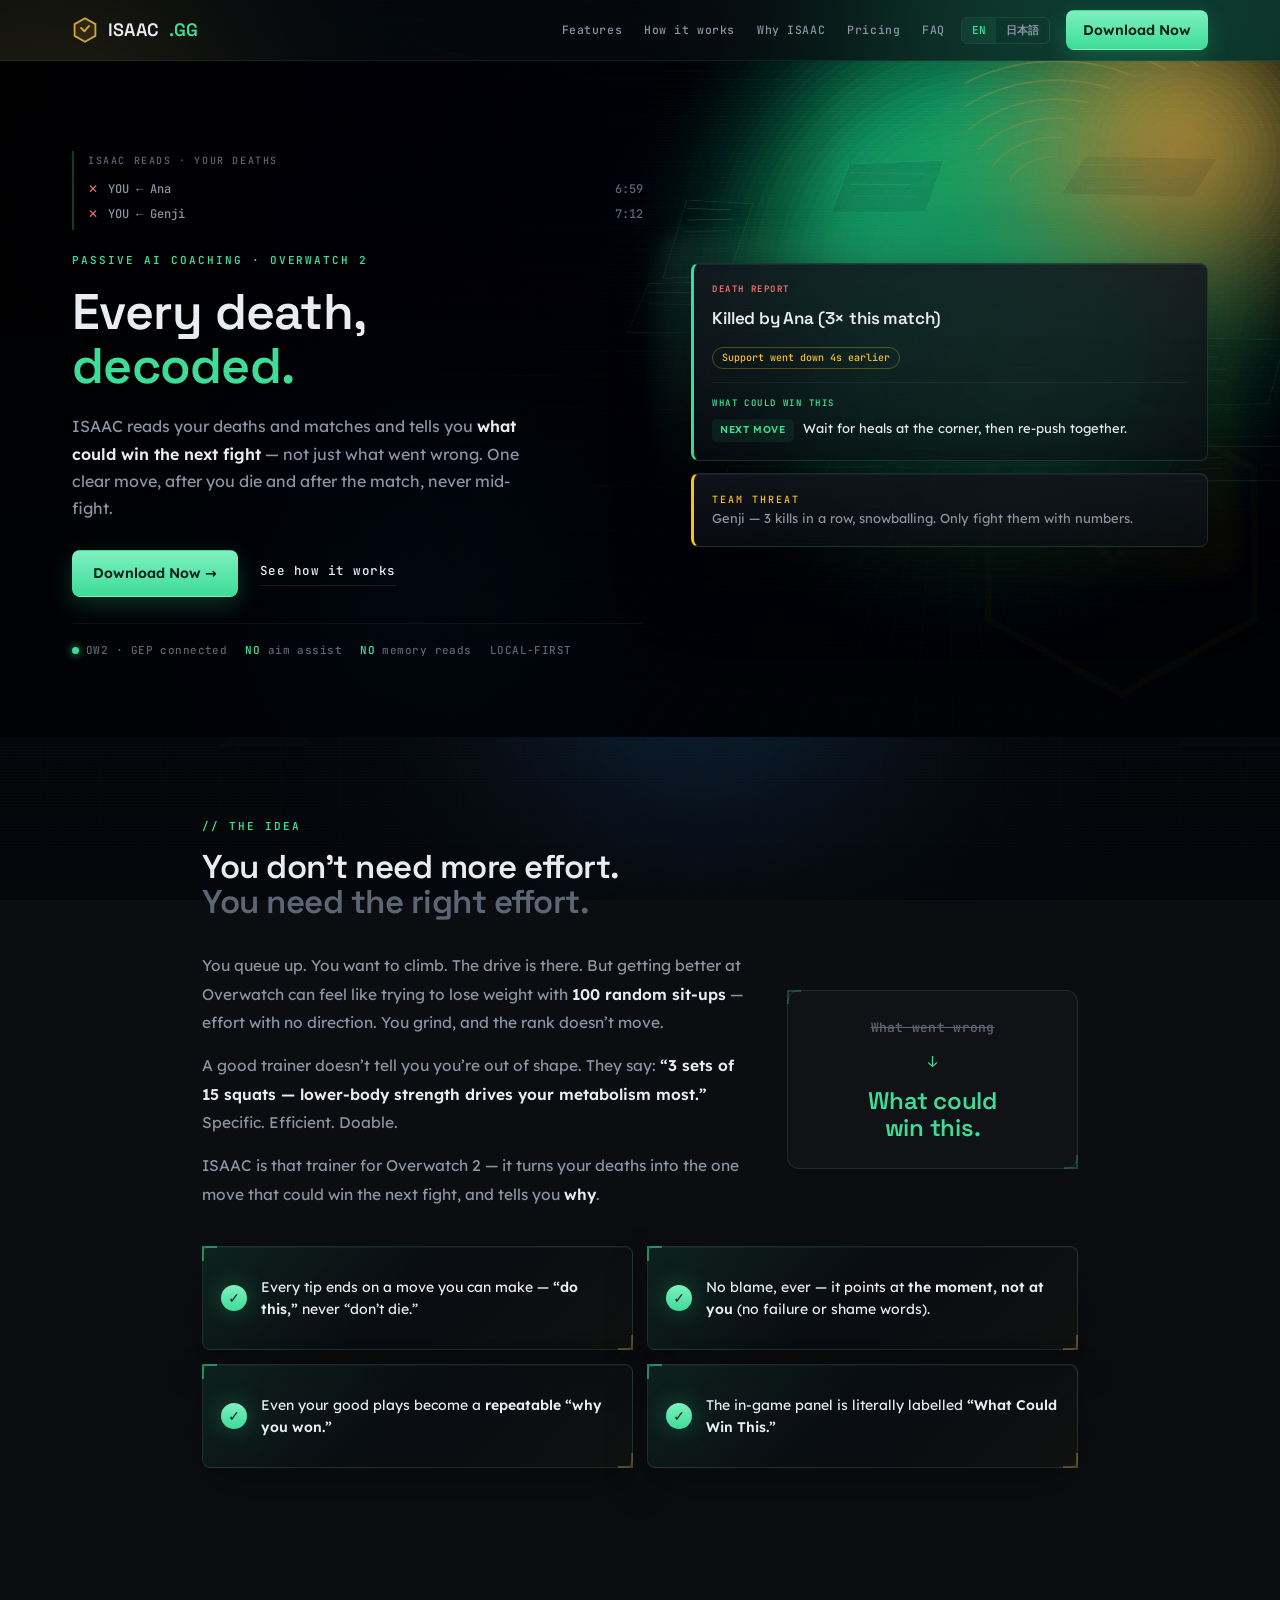
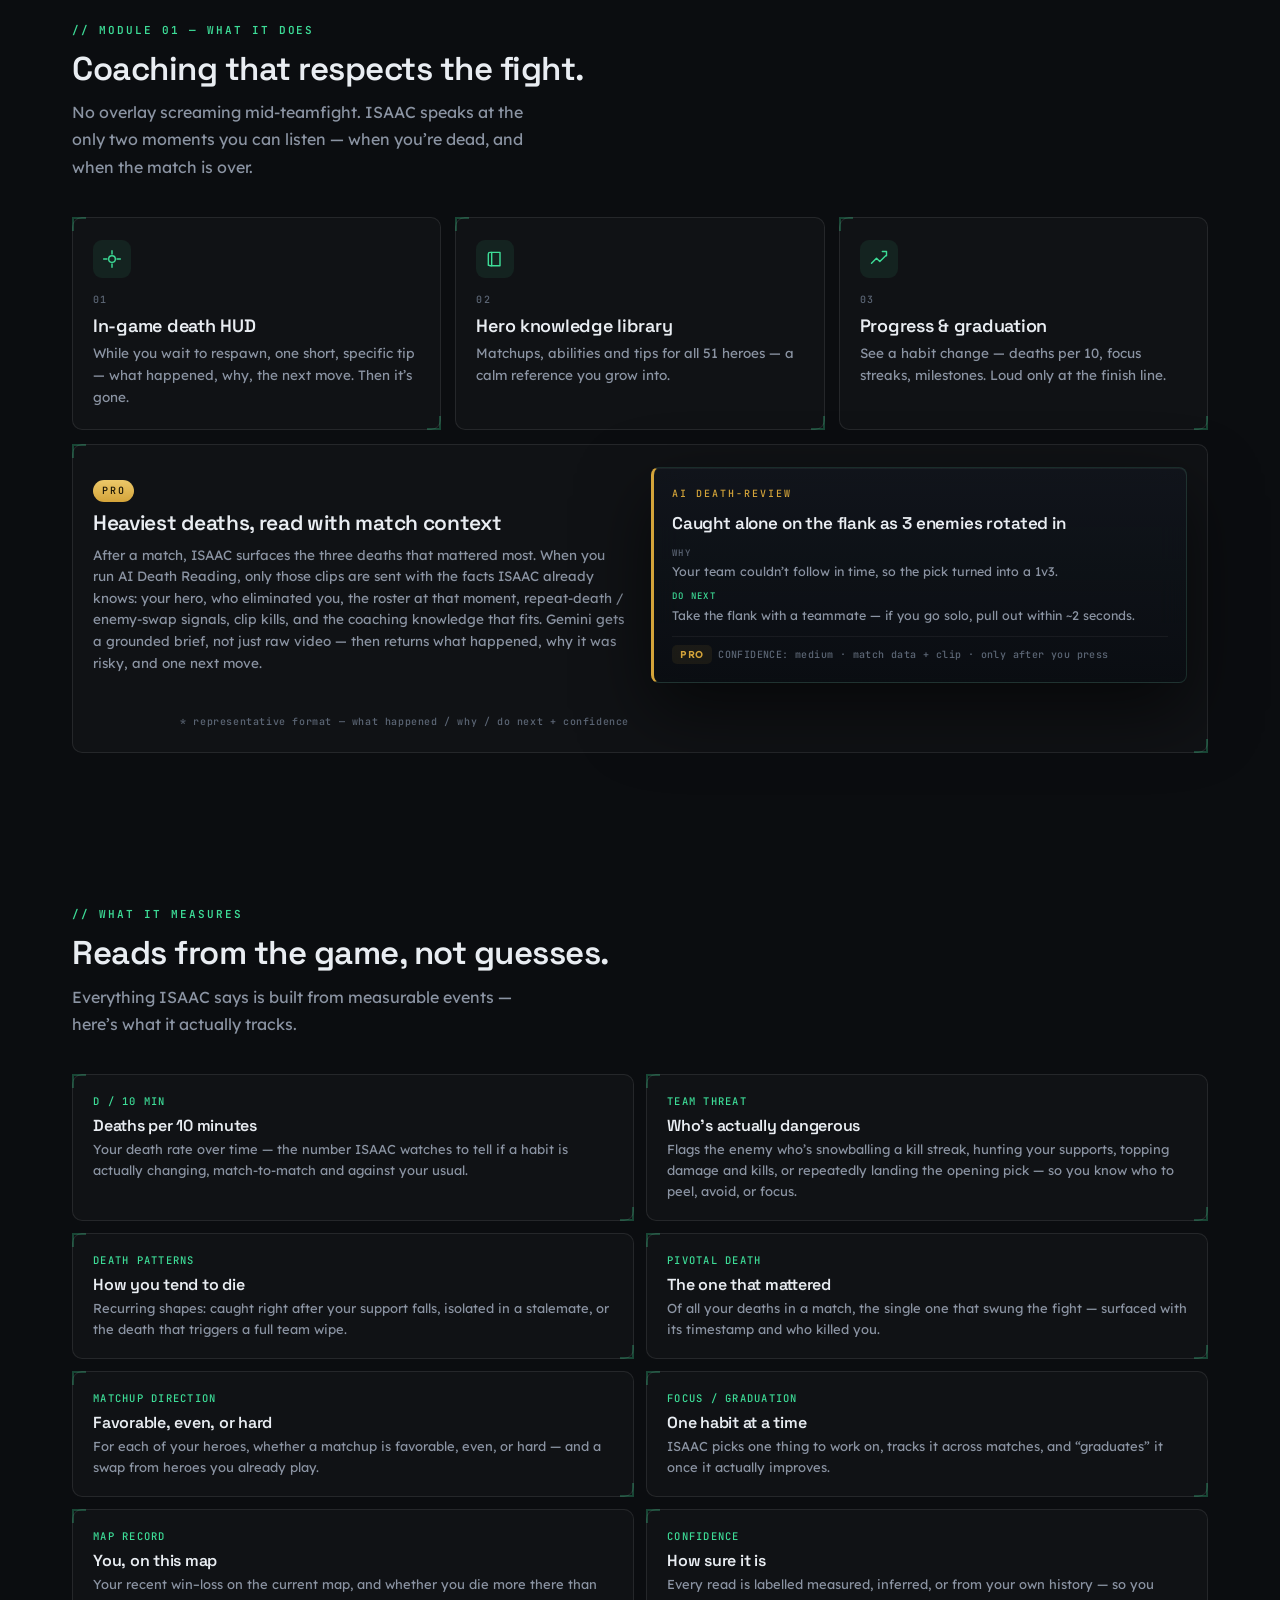
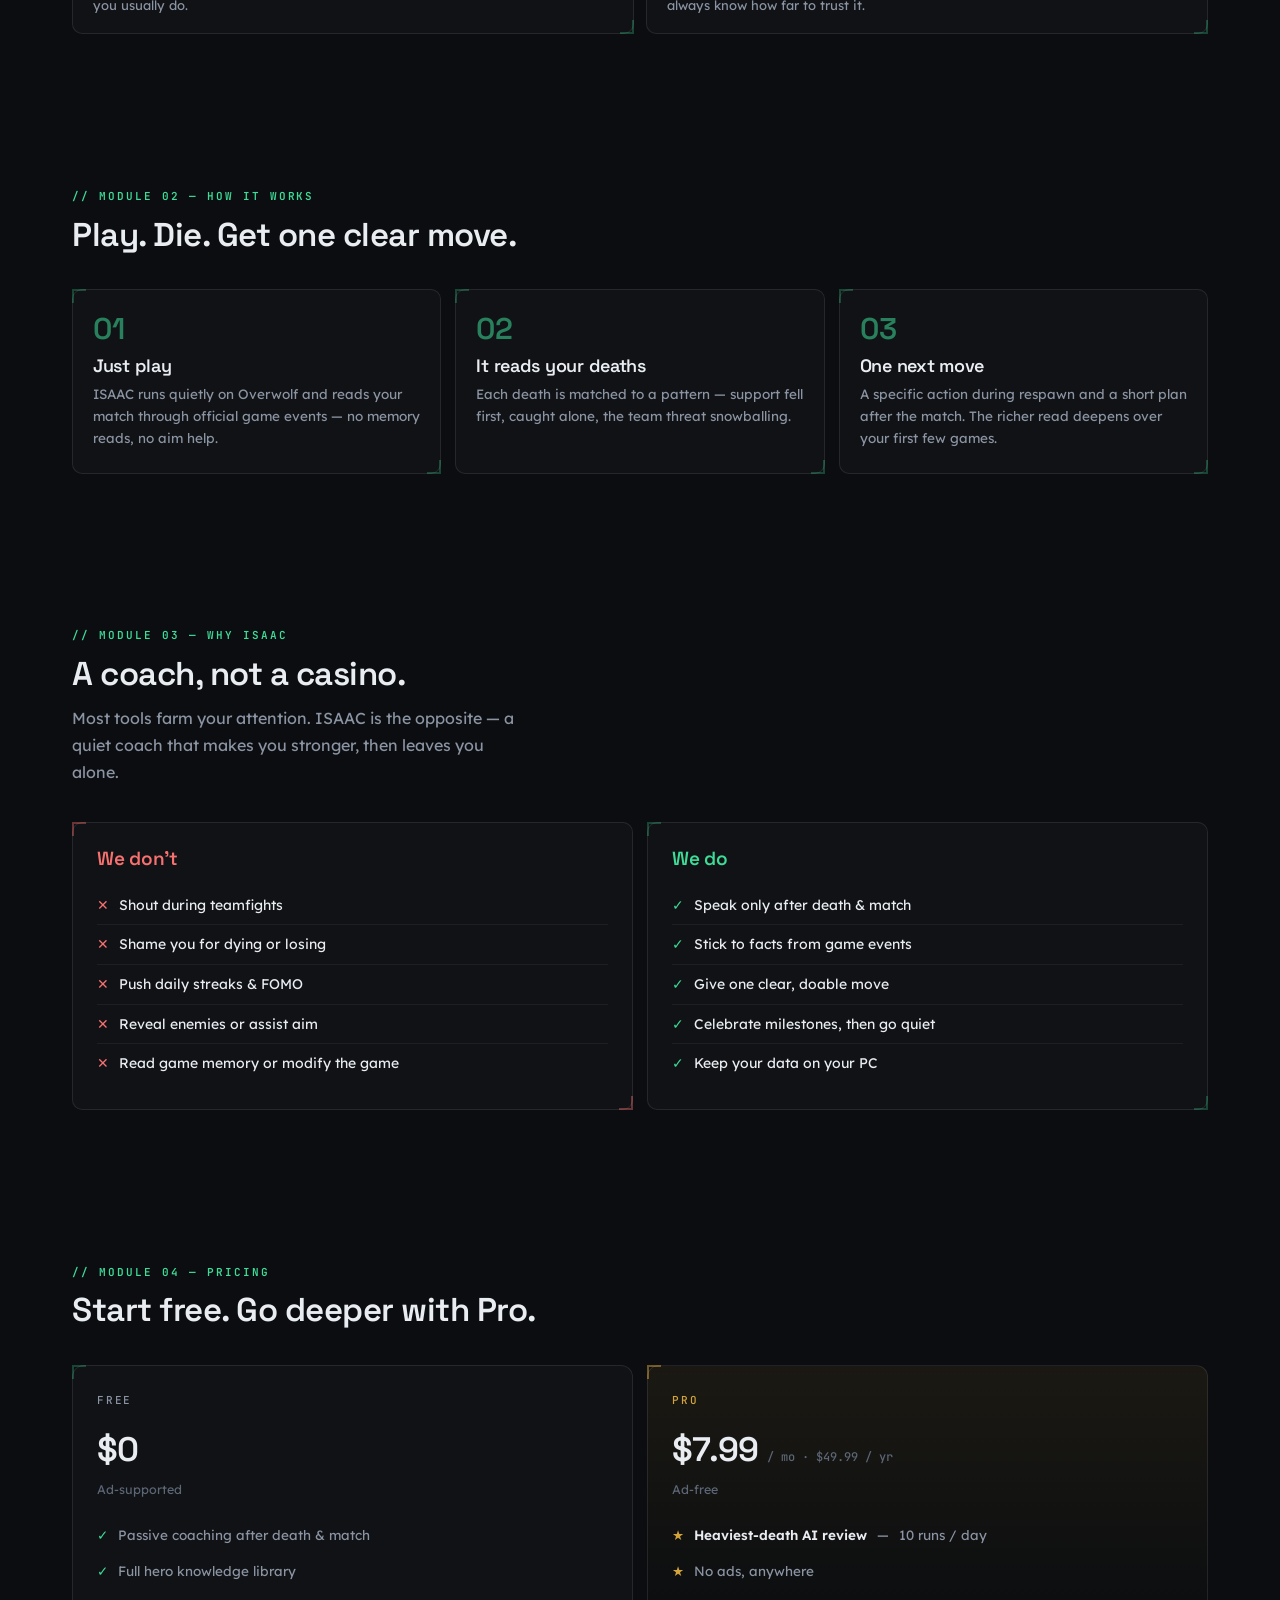
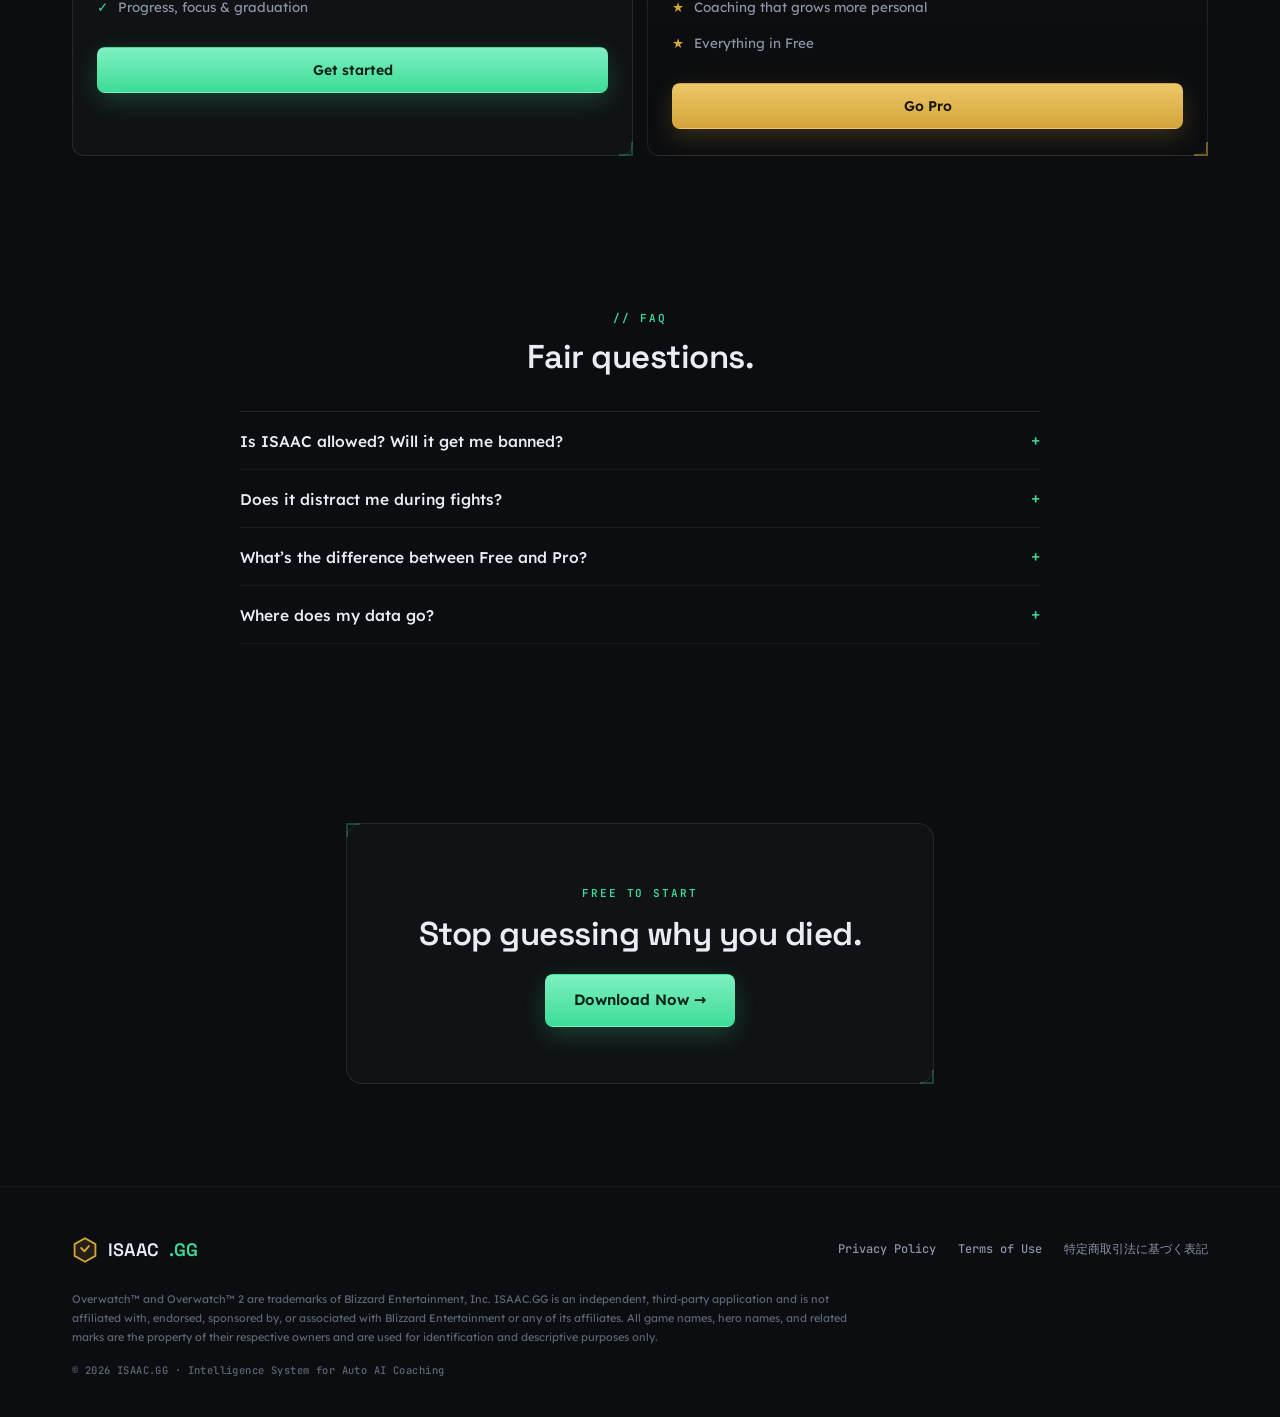
<file: index.html>
<!doctype html>
<html lang="en" class="lang-en">
  <head>
    <meta charset="utf-8" />
    <meta name="viewport" content="width=device-width, initial-scale=1" />
    <title>ISAAC.GG — Quiet AI coaching for Overwatch 2</title>
    <meta name="description" content="ISAAC.GG reads your deaths and matches in Overwatch 2 and hands you one clear next move — after you die and after the match, never mid-fight. Passive AI coaching on Overwolf." />
    <!-- fonts self-hosted via style.css @font-face (no third-party request / no cookies) -->
    <link rel="stylesheet" href="style.css" />
  </head>
  <body class="load">
    <div class="atm"></div>
    <div class="grid-bg"></div>
    <div class="grain"></div>

    <header>
      <div class="wrap nav">
        <a class="brand ld" href="#top" style="animation-delay:.02s">
          <svg class="shield" viewBox="0 0 20 20" fill="none" aria-hidden="true">
            <path d="M10 1L18 5.5V14.5L10 19L2 14.5V5.5L10 1Z" stroke="#d4a43a" stroke-width="1.4" fill="rgba(212,164,58,0.12)" />
            <path d="M7 8.5L9.5 11L13 7" stroke="#d4a43a" stroke-width="1.5" stroke-linecap="round" stroke-linejoin="round" />
          </svg>
          ISAAC<span class="gg">.GG</span>
        </a>
        <nav class="nav-links" id="navlinks">
          <a href="#features"><span class="t-en">Features</span><span class="t-ja">機能</span></a>
          <a href="#how"><span class="t-en">How it works</span><span class="t-ja">使い方</span></a>
          <a href="#why"><span class="t-en">Why ISAAC</span><span class="t-ja">なぜ ISAAC</span></a>
          <a href="#pricing"><span class="t-en">Pricing</span><span class="t-ja">料金</span></a>
          <a href="#faq">FAQ</a>
        </nav>
        <div class="langsw ld" style="animation-delay:.05s">
          <button data-lang-btn="en">EN</button>
          <button data-lang-btn="ja">日本語</button>
        </div>
        <a class="btn btn-mint nav-cta ld" href="#get" style="animation-delay:.09s"><span class="t-en">Download Now</span><span class="t-ja">今すぐダウンロード</span></a>
        <button class="menu-btn" id="menuBtn" aria-label="Menu">≡</button>
      </div>
    </header>

    <main id="top">
      <!-- Hero — HUD overlay -->
      <section class="hero">
        <div class="wrap hero-grid">
          <div>
            <svg class="crest" viewBox="0 0 20 20" fill="none" aria-hidden="true">
              <path d="M10 1L18 5.5V14.5L10 19L2 14.5V5.5L10 1Z" stroke="currentColor" stroke-width="0.4" />
              <path d="M7 8.5L9.5 11L13 7" stroke="currentColor" stroke-width="0.5" stroke-linecap="round" stroke-linejoin="round" />
            </svg>
            <div class="killfeed ld" style="animation-delay:.1s">
              <div class="kfhead"><span class="t-en">ISAAC reads · your deaths</span><span class="t-ja">ISAAC が読む · あなたのデス</span></div>
              <div class="kfrow"><span class="x">✕</span> <span class="t-en">YOU&nbsp;←&nbsp;Ana</span><span class="t-ja">YOU&nbsp;←&nbsp;アナ</span> <span class="t">6:59</span></div>
              <div class="kfrow"><span class="x">✕</span> <span class="t-en">YOU&nbsp;←&nbsp;Genji</span><span class="t-ja">YOU&nbsp;←&nbsp;ゲンジ</span> <span class="t">7:12</span></div>
            </div>
            <span class="label ld" style="animation-delay:.16s"><span class="t-en">Passive AI coaching · Overwatch 2</span><span class="t-ja">受動 AI コーチング · オーバーウォッチ 2</span></span>
            <h1>
              <span class="ld" style="animation-delay:.22s; display:block"><span class="t-en">Every death,</span><span class="t-ja">すべてのデスを、</span></span>
              <span class="ld ln2" style="animation-delay:.3s; display:block"><span class="t-en">decoded.</span><span class="t-ja">読み解く。</span></span>
            </h1>
            <p class="lede ld" style="animation-delay:.36s"><span class="t-en">ISAAC reads your deaths and matches and tells you <b style="color:var(--ink);font-weight:600">what could win the next fight</b> — not just what went wrong. One clear move, after you die and after the match, never mid-fight.</span><span class="t-ja">ISAAC があなたのデスと試合を読み解き、<b style="color:var(--ink);font-weight:600">次のファイトで勝てる一手</b>を手渡します — 「何が悪かったか」ではなく。デス後・試合後に、ひとつだけ。戦闘中には出しません。</span></p>
            <div class="hero-foot ld" style="animation-delay:.42s">
              <a class="btn btn-mint" href="#get"><span class="t-en">Download Now →</span><span class="t-ja">今すぐダウンロード →</span></a>
              <a class="txtlink" href="#how"><span class="t-en">See how it works</span><span class="t-ja">使い方を見る</span></a>
            </div>
            <div class="readout ld" style="animation-delay:.5s">
              <div class="pip"><span class="t-en">OW2 · GEP connected</span><span class="t-ja">OW2 · GEP 接続</span></div>
              <div><b>NO</b> <span class="t-en">aim assist</span><span class="t-ja">エイム補助</span></div>
              <div><b>NO</b> <span class="t-en">memory reads</span><span class="t-ja">メモリ読取</span></div>
              <div><span class="t-en">LOCAL-FIRST</span><span class="t-ja">ローカル優先</span></div>
            </div>
          </div>

          <div class="visual ld" style="animation-delay:.46s">
            <div class="card">
              <div class="seclabel report"><span class="t-en">Death Report</span><span class="t-ja">デスレポート</span></div>
              <div class="head"><span class="t-en">Killed by Ana (3× this match)</span><span class="t-ja">アナに倒された（この試合 3 回目）</span></div>
              <span class="chip"><span class="t-en">Support went down 4s earlier</span><span class="t-ja">4 秒前にサポートがダウン</span></span>
              <div class="sep"></div>
              <div class="seclabel win"><span class="t-en">What Could Win This</span><span class="t-ja">勝ち筋</span></div>
              <div class="move"><span class="badge go"><span class="t-en">NEXT MOVE</span><span class="t-ja">次の一手</span></span> <span class="mv"><span class="t-en">Wait for heals at the corner, then re-push together.</span><span class="t-ja">回復が戻るまで角で待ち、揃ってから押し直す。</span></span></div>
            </div>
            <div class="card threat">
              <div class="tag"><span class="t-en">Team threat</span><span class="t-ja">チーム脅威</span></div>
              <div class="body2"><span class="t-en">Genji — 3 kills in a row, snowballing. Only fight them with numbers.</span><span class="t-ja">ゲンジ — 3 連続で勢いに乗ってる。数を合わせて確実に止める。</span></div>
            </div>
          </div>
        </div>
      </section>

      <!-- The idea / AI-trainer analogy -->
      <section id="idea">
        <div class="wrap story">
          <span class="label rise"><span class="t-en">// The idea</span><span class="t-ja">// 考え方</span></span>
          <h2 class="rise"><span class="t-en">You don’t need more effort.<br /><span class="dim">You need the right effort.</span></span><span class="t-ja">必要なのは、もっと努力すること<br /><span class="dim">ではなく、正しい努力。</span></span></h2>
          <div class="story-grid">
            <div class="rise">
              <p><span class="t-en">You queue up. You want to climb. The drive is there. But getting better at Overwatch can feel like trying to lose weight with <b>100 random sit-ups</b> — effort with no direction. You grind, and the rank doesn’t move.</span><span class="t-ja">キューに入る。上手くなりたい。気持ちもある。でも OW2 の上達は、痩せたくて<b>「とりあえず腹筋 100 回」</b>をやるのに似ています — 方向のない努力。続かないし、ランクも動かない。</span></p>
              <p><span class="t-en">A good trainer doesn’t tell you you’re out of shape. They say: <b>“3 sets of 15 squats — lower-body strength drives your metabolism most.”</b> Specific. Efficient. Doable.</span><span class="t-ja">良いトレーナーは「運動不足だね」とは言いません。<b>「スクワット 15 回 × 3 セット。下半身強化が代謝に一番効くから」</b>と言う。具体的で、効率的で、できる。</span></p>
              <p><span class="t-en">ISAAC is that trainer for Overwatch 2 — it turns your deaths into the one move that could win the next fight, and tells you <b>why</b>.</span><span class="t-ja">ISAAC は OW2 における、その AI トレーナーです — あなたのデスを「次のファイトで勝てる一手」に変え、<b>その理由</b>まで手渡します。</span></p>
            </div>
            <div class="swap-frame panel rise">
              <div class="swap-old"><span class="t-en">What went wrong</span><span class="t-ja">何が悪かったか</span></div>
              <div class="swap-arrow">↓</div>
              <div class="swap-new"><span class="t-en">What could<br />win this.</span><span class="t-ja">次に何をすれば<br />勝てるか。</span></div>
            </div>
          </div>
          <ul class="proof rise">
            <li><span class="ck">✓</span> <span class="t-en">Every tip ends on a move you can make — <b>“do this,”</b> never “don’t die.”</span><span class="t-ja">どのヒントも<b>「こうする」</b>で終わる — 「死ぬな」とは言いません（接近形）。</span></li>
            <li><span class="ck">✓</span> <span class="t-en">No blame, ever — it points at <b>the moment, not at you</b> (no failure or shame words).</span><span class="t-ja">決して責めない — <b>場面に帰属</b>し、あなたを評価しません（失敗語・羞恥語なし）。</span></li>
            <li><span class="ck">✓</span> <span class="t-en">Even your good plays become a <b>repeatable “why you won.”</b></span><span class="t-ja">良かった動きも<b>再現できる「勝因」</b>に変えます（勝因転換）。</span></li>
            <li><span class="ck">✓</span> <span class="t-en">The in-game panel is literally labelled <b>“What Could Win This.”</b></span><span class="t-ja">in-game のコーチング欄は、文字どおり<b>「勝ち筋」</b>と名付けています。</span></li>
          </ul>
        </div>
      </section>

      <!-- Features -->
      <section id="features">
        <div class="wrap">
          <div class="sec-head rise">
            <span class="label"><span class="t-en">// Module 01 — What it does</span><span class="t-ja">// モジュール 01 — できること</span></span>
            <h2><span class="t-en">Coaching that respects the fight.</span><span class="t-ja">戦闘を邪魔しないコーチング。</span></h2>
            <p class="lede"><span class="t-en">No overlay screaming mid-teamfight. ISAAC speaks at the only two moments you can listen — when you’re dead, and when the match is over.</span><span class="t-ja">乱戦中に喚くオーバーレイはありません。本当に聞ける 2 つの瞬間だけ — デスして待つ間と、試合が終わったあと。</span></p>
          </div>
          <div class="features">
            <div class="feat panel rise">
              <div class="ico"><svg width="20" height="20" viewBox="0 0 24 24" fill="none" stroke="#3ddc97" stroke-width="1.7" stroke-linecap="round" stroke-linejoin="round"><path d="M12 2v4M12 18v4M2 12h4M18 12h4"/><circle cx="12" cy="12" r="4"/></svg></div>
              <div class="fl">01</div>
              <h3><span class="t-en">In-game death HUD</span><span class="t-ja">in-game デス HUD</span></h3>
              <p><span class="t-en">While you wait to respawn, one short, specific tip — what happened, why, the next move. Then it’s gone.</span><span class="t-ja">リスポーンを待つ間、短く具体的なヒントをひとつ — 何が・なぜ・次の一手。そして消える。</span></p>
            </div>
            <div class="feat panel rise">
              <div class="ico"><svg width="20" height="20" viewBox="0 0 24 24" fill="none" stroke="#3ddc97" stroke-width="1.7" stroke-linecap="round" stroke-linejoin="round"><path d="M4 19.5V6a2 2 0 0 1 2-2h12v16H6a2 2 0 0 1-2-2Z"/><path d="M8 4v16"/></svg></div>
              <div class="fl">02</div>
              <h3><span class="t-en">Hero knowledge library</span><span class="t-ja">ヒーロー知識図鑑</span></h3>
              <p><span class="t-en">Matchups, abilities and tips for all 51 heroes — a calm reference you grow into.</span><span class="t-ja">全 51 ヒーローの対面・アビリティ・コツ。少しずつ育てる静かな図鑑。</span></p>
            </div>
            <div class="feat panel rise">
              <div class="ico"><svg width="20" height="20" viewBox="0 0 24 24" fill="none" stroke="#3ddc97" stroke-width="1.7" stroke-linecap="round" stroke-linejoin="round"><path d="M3 17l6-6 4 4 7-7"/><path d="M21 8V3h-5"/></svg></div>
              <div class="fl">03</div>
              <h3><span class="t-en">Progress &amp; graduation</span><span class="t-ja">進捗と卒業</span></h3>
              <p><span class="t-en">See a habit change — deaths per 10, focus streaks, milestones. Loud only at the finish line.</span><span class="t-ja">習慣が変わるのが見える — 10 分デス・継続・節目。ゴールだけ大きく。</span></p>
            </div>
            <div class="feat panel gold wide rise">
              <div>
                <span class="pro-badge">PRO</span>
                <h3 style="font-size:21px"><span class="t-en">Heaviest deaths, read with match context</span><span class="t-ja">重かったデスを、試合文脈ごと読み解く</span></h3>
                <p style="margin-top:9px"><span class="t-en">After a match, ISAAC surfaces the three deaths that mattered most. When you run AI Death Reading, only those clips are sent with the facts ISAAC already knows: your hero, who eliminated you, the roster at that moment, repeat-death / enemy-swap signals, clip kills, and the coaching knowledge that fits. Gemini gets a grounded brief, not just raw video — then returns what happened, why it was risky, and one next move.</span><span class="t-ja">試合後、ISAAC は影響が大きかった 3 つのデスを自動で並べます。AI 読み解きを押したときだけ、対象クリップに「使用ヒーロー、撃破者、その時点のロスター、連続死・敵スワップ、クリップ内キル、該当するヒーロー知識」を添えて送信。Gemini に渡すのは動画だけではなく、ISAAC が持つ事実の背骨です。だから返ってくるのは感想ではなく、「何が起きたか／なぜ危なかったか／次の一手」まで絞ったレビューです。</span></p>
              </div>
              <div class="card review" style="margin:0">
                <div class="tag"><span class="t-en">AI death-review</span><span class="t-ja">AI デス読み解き</span></div>
                <div class="head"><span class="t-en">Caught alone on the flank as 3 enemies rotated in</span><span class="t-ja">敵 3 枚が回り込む中、サイドで単独になっていた</span></div>
                <div class="rv"><span class="rl">WHY</span><span class="t-en">Your team couldn’t follow in time, so the pick turned into a 1v3.</span><span class="t-ja">味方が追いつけず、ピックが 1v3 になった。</span></div>
                <div class="rv next"><span class="rl">DO NEXT</span><span class="t-en">Take the flank with a teammate — if you go solo, pull out within ~2 seconds.</span><span class="t-ja">サイドは味方と同時に。単独なら 2 秒ほどで引く。</span></div>
                <div class="conf"><span class="badge" style="background:var(--gold-bg);color:var(--gold)">PRO</span> <span class="t-en">CONFIDENCE: medium · match data + clip · only after you press</span><span class="t-ja">確度: 中 · 試合データ＋映像 · 押したときだけ送信</span></div>
              </div>
              <div class="figcap"><span class="t-en">* representative format — what happened / why / do next + confidence</span><span class="t-ja">※ 表示形式の代表例 — 何が起きたか／なぜ／次の一手＋確度</span></div>
            </div>
          </div>
        </div>
      </section>

      <!-- What it measures (detailed) -->
      <section id="measures">
        <div class="wrap">
          <div class="sec-head rise">
            <span class="label"><span class="t-en">// What it measures</span><span class="t-ja">// 計測していること</span></span>
            <h2><span class="t-en">Reads from the game, not guesses.</span><span class="t-ja">推測ではなく、ゲームの実測から。</span></h2>
            <p class="lede"><span class="t-en">Everything ISAAC says is built from measurable events — here’s what it actually tracks.</span><span class="t-ja">ISAAC の言うことは、すべて計測できるイベントから組み立てています。実際に追っているのはこれです。</span></p>
          </div>
          <div class="measures-grid">
            <div class="metric panel rise">
              <div class="ml">D / 10 MIN</div>
              <h3><span class="t-en">Deaths per 10 minutes</span><span class="t-ja">10 分あたりのデス数</span></h3>
              <p><span class="t-en">Your death rate over time — the number ISAAC watches to tell if a habit is actually changing, match-to-match and against your usual.</span><span class="t-ja">時間で正規化したデス率。習慣が本当に変わったかを測る基準値で、試合ごと・平常時との比較に使います。</span></p>
            </div>
            <div class="metric panel rise">
              <div class="ml">TEAM THREAT</div>
              <h3><span class="t-en">Who’s actually dangerous</span><span class="t-ja">敵チームで誰が脅威か</span></h3>
              <p><span class="t-en">Flags the enemy who’s snowballing a kill streak, hunting your supports, topping damage and kills, or repeatedly landing the opening pick — so you know who to peel, avoid, or focus.</span><span class="t-ja">連続キルで勢いに乗っている／味方サポートを狙っている／火力もキルも多い／膠着を崩す先制キルが多い敵を指摘。誰を守り、避け、フォーカスすべきか分かります。</span></p>
            </div>
            <div class="metric panel rise">
              <div class="ml">DEATH PATTERNS</div>
              <h3><span class="t-en">How you tend to die</span><span class="t-ja">あなたの崩れ方</span></h3>
              <p><span class="t-en">Recurring shapes: caught right after your support falls, isolated in a stalemate, or the death that triggers a full team wipe.</span><span class="t-ja">繰り返す型：サポートが落ちた直後／膠着での孤立／全滅の引き金になるデス。</span></p>
            </div>
            <div class="metric panel rise">
              <div class="ml">PIVOTAL DEATH</div>
              <h3><span class="t-en">The one that mattered</span><span class="t-ja">一番効いた 1 デス</span></h3>
              <p><span class="t-en">Of all your deaths in a match, the single one that swung the fight — surfaced with its timestamp and who killed you.</span><span class="t-ja">その試合で最も影響の大きかった 1 つのデスを、経過時刻と倒した敵つきで提示。</span></p>
            </div>
            <div class="metric panel rise">
              <div class="ml">MATCHUP DIRECTION</div>
              <h3><span class="t-en">Favorable, even, or hard</span><span class="t-ja">有利・五分・不利</span></h3>
              <p><span class="t-en">For each of your heroes, whether a matchup is favorable, even, or hard — and a swap from heroes you already play.</span><span class="t-ja">あなたの各ヒーローについて対面が有利・五分・不利か。さらに、あなたの得意プールからのスワップ候補も。</span></p>
            </div>
            <div class="metric panel rise">
              <div class="ml">FOCUS / GRADUATION</div>
              <h3><span class="t-en">One habit at a time</span><span class="t-ja">一度にひとつの課題</span></h3>
              <p><span class="t-en">ISAAC picks one thing to work on, tracks it across matches, and “graduates” it once it actually improves.</span><span class="t-ja">取り組む課題を 1 つに絞り、試合をまたいで追跡。実際に改善したら「卒業」します。</span></p>
            </div>
            <div class="metric panel rise">
              <div class="ml">MAP RECORD</div>
              <h3><span class="t-en">You, on this map</span><span class="t-ja">このマップのあなた</span></h3>
              <p><span class="t-en">Your recent win–loss on the current map, and whether you die more there than you usually do.</span><span class="t-ja">現在のマップでの直近の勝敗と、そこで普段よりデスが多いかどうか。</span></p>
            </div>
            <div class="metric panel rise">
              <div class="ml">CONFIDENCE</div>
              <h3><span class="t-en">How sure it is</span><span class="t-ja">確度の明示</span></h3>
              <p><span class="t-en">Every read is labelled measured, inferred, or from your own history — so you always know how far to trust it.</span><span class="t-ja">すべての読み解きに「実測／推定／あなたの履歴から」のラベル。どこまで信じるべきかが常に分かります。</span></p>
            </div>
          </div>
        </div>
      </section>

      <!-- How it works -->
      <section id="how">
        <div class="wrap">
          <div class="sec-head rise">
            <span class="label"><span class="t-en">// Module 02 — How it works</span><span class="t-ja">// モジュール 02 — 使い方</span></span>
            <h2><span class="t-en">Play. Die. Get one clear move.</span><span class="t-ja">プレイ。デス。次の一手をひとつ。</span></h2>
          </div>
          <div class="steps">
            <div class="step panel rise"><div class="sn">01</div><h3><span class="t-en">Just play</span><span class="t-ja">ただプレイする</span></h3><p><span class="t-en">ISAAC runs quietly on Overwolf and reads your match through official game events — no memory reads, no aim help.</span><span class="t-ja">Overwolf 上で静かに動き、公式ゲームイベントから試合を読みます。メモリ読取もエイム補助もなし。</span></p></div>
            <div class="step panel rise"><div class="sn">02</div><h3><span class="t-en">It reads your deaths</span><span class="t-ja">デスを読み解く</span></h3><p><span class="t-en">Each death is matched to a pattern — support fell first, caught alone, the team threat snowballing.</span><span class="t-ja">各デスをパターンに照合 — サポート先落ち、孤立、脅威の雪だるま化。</span></p></div>
            <div class="step panel rise"><div class="sn">03</div><h3><span class="t-en">One next move</span><span class="t-ja">次の一手</span></h3><p><span class="t-en">A specific action during respawn and a short plan after the match. The richer read deepens over your first few games.</span><span class="t-ja">リスポーン中に具体的な行動を 1 つ、試合後に短いプランを。本格的な読み解きは最初の数試合で深まります。</span></p></div>
          </div>
        </div>
      </section>

      <!-- Why ISAAC -->
      <section id="why">
        <div class="wrap">
          <div class="sec-head rise">
            <span class="label"><span class="t-en">// Module 03 — Why ISAAC</span><span class="t-ja">// モジュール 03 — なぜ ISAAC</span></span>
            <h2><span class="t-en">A coach, not a casino.</span><span class="t-ja">気を引くためではなく、上手くなるために。</span></h2>
            <p class="lede"><span class="t-en">Most tools farm your attention. ISAAC is the opposite — a quiet coach that makes you stronger, then leaves you alone.</span><span class="t-ja">多くのツールは、開かせ続けるために作られています。ISAAC は逆です。必要なときだけ短く伝え、身についたら静かに引く。そういうコーチです。</span></p>
          </div>
          <div class="philo">
            <div class="col dont panel rise">
              <h3><span class="t-en">We don’t</span><span class="t-ja">やらないこと</span></h3>
              <ul>
                <li><span class="mk" style="color:var(--red)">✕</span> <span class="t-en">Shout during teamfights</span><span class="t-ja">乱戦中に喚く</span></li>
                <li><span class="mk" style="color:var(--red)">✕</span> <span class="t-en">Shame you for dying or losing</span><span class="t-ja">デスや敗北を責める</span></li>
                <li><span class="mk" style="color:var(--red)">✕</span> <span class="t-en">Push daily streaks &amp; FOMO</span><span class="t-ja">デイリー連続記録や FOMO で煽る</span></li>
                <li><span class="mk" style="color:var(--red)">✕</span> <span class="t-en">Reveal enemies or assist aim</span><span class="t-ja">敵位置の表示・エイム補助</span></li>
                <li><span class="mk" style="color:var(--red)">✕</span> <span class="t-en">Read game memory or modify the game</span><span class="t-ja">メモリ読取・ゲーム改変</span></li>
              </ul>
            </div>
            <div class="col do panel rise">
              <h3><span class="t-en">We do</span><span class="t-ja">やること</span></h3>
              <ul>
                <li><span class="mk" style="color:var(--mint)">✓</span> <span class="t-en">Speak only after death &amp; match</span><span class="t-ja">デス後・試合後にだけ話す</span></li>
                <li><span class="mk" style="color:var(--mint)">✓</span> <span class="t-en">Stick to facts from game events</span><span class="t-ja">公式イベントの事実に徹する</span></li>
                <li><span class="mk" style="color:var(--mint)">✓</span> <span class="t-en">Give one clear, doable move</span><span class="t-ja">具体的で実行できる一手をひとつ</span></li>
                <li><span class="mk" style="color:var(--mint)">✓</span> <span class="t-en">Celebrate milestones, then go quiet</span><span class="t-ja">節目は祝い、また静かに</span></li>
                <li><span class="mk" style="color:var(--mint)">✓</span> <span class="t-en">Keep your data on your PC</span><span class="t-ja">データはあなたの PC に</span></li>
              </ul>
            </div>
          </div>
        </div>
      </section>

      <!-- Pricing -->
      <section id="pricing">
        <div class="wrap">
          <div class="sec-head rise">
            <span class="label"><span class="t-en">// Module 04 — Pricing</span><span class="t-ja">// モジュール 04 — 料金</span></span>
            <h2><span class="t-en">Start free. Go deeper with Pro.</span><span class="t-ja">無料で始めて、Pro で深く。</span></h2>
          </div>
          <div class="plans">
            <div class="plan panel rise">
              <div class="name">Free</div>
              <div class="price">$0</div>
              <div class="sub"><span class="t-en">Ad-supported</span><span class="t-ja">広告つき</span></div>
              <ul>
                <li><span style="color:var(--mint)">✓</span> <span class="t-en">Passive coaching after death &amp; match</span><span class="t-ja">デス後・試合後の受動コーチング</span></li>
                <li><span style="color:var(--mint)">✓</span> <span class="t-en">Full hero knowledge library</span><span class="t-ja">ヒーロー知識図鑑（全体）</span></li>
                <li><span style="color:var(--mint)">✓</span> <span class="t-en">Progress, focus &amp; graduation</span><span class="t-ja">進捗・フォーカス・卒業</span></li>
              </ul>
              <a class="btn btn-mint" href="#get" style="width:100%;justify-content:center"><span class="t-en">Get started</span><span class="t-ja">はじめる</span></a>
            </div>
            <div class="plan pro panel rise">
              <div class="name">Pro</div>
              <div class="price">$7.99 <small><span class="t-en">/ mo · $49.99 / yr</span><span class="t-ja">/ 月 · $49.99 / 年</span></small></div>
              <div class="sub"><span class="t-en">Ad-free</span><span class="t-ja">広告なし</span></div>
              <ul>
                <li><span style="color:var(--gold)">★</span> <b><span class="t-en">Heaviest-death AI review</span><span class="t-ja">重かったデスの AI 読み解き</span></b> — <span class="t-en">10 runs / day</span><span class="t-ja">1 日 10 回</span></li>
                <li><span style="color:var(--gold)">★</span> <span class="t-en">No ads, anywhere</span><span class="t-ja">広告なし</span></li>
                <li><span style="color:var(--gold)">★</span> <span class="t-en">Coaching that grows more personal</span><span class="t-ja">あなた専用に育つコーチング</span></li>
                <li><span style="color:var(--gold)">★</span> <span class="t-en">Everything in Free</span><span class="t-ja">Free の全機能</span></li>
              </ul>
              <a class="btn btn-gold" href="#get" style="width:100%;justify-content:center"><span class="t-en">Go Pro</span><span class="t-ja">Pro にする</span></a>
            </div>
          </div>
        </div>
      </section>

      <!-- FAQ -->
      <section id="faq">
        <div class="wrap">
          <div class="sec-head rise">
            <span class="label">// FAQ</span>
            <h2><span class="t-en">Fair questions.</span><span class="t-ja">よくある質問。</span></h2>
          </div>
          <div class="faq rise">
            <div class="qa">
              <button><span><span class="t-en">Is ISAAC allowed? Will it get me banned?</span><span class="t-ja">使っても大丈夫？ BAN されない？</span></span> <span class="pm">+</span></button>
              <div class="a"><p><span class="t-en">ISAAC uses only Overwolf’s official game events. It does not read game memory, reveal live enemy positions, assist your aim, or modify the game. It’s an independent app, not affiliated with Blizzard.</span><span class="t-ja">ISAAC は Overwolf の公式ゲームイベントだけを使います。メモリ読取・敵の現在位置表示・エイム補助・ゲーム改変は一切しません。独立したアプリで、Blizzard とは非提携です。</span></p></div>
            </div>
            <div class="qa">
              <button><span><span class="t-en">Does it distract me during fights?</span><span class="t-ja">戦闘中に邪魔にならない？</span></span> <span class="pm">+</span></button>
              <div class="a"><p><span class="t-en">Never. Coaching appears only after your own death (during respawn) and after the match — never during active combat.</span><span class="t-ja">出ません。コーチングは自分のデス後（リスポーン中）と試合後にだけ表示し、戦闘中には出しません。</span></p></div>
            </div>
            <div class="qa">
              <button><span><span class="t-en">What’s the difference between Free and Pro?</span><span class="t-ja">Free と Pro の違いは？</span></span> <span class="pm">+</span></button>
              <div class="a"><p><span class="t-en">Free gives passive coaching, the full hero library, and progress tracking, supported by ads. Pro removes ads and unlocks AI Death Reading for the heaviest deaths in a match, up to ten runs per day.</span><span class="t-ja">Free は受動コーチング・ヒーロー図鑑・進捗（広告つき）。Pro は広告なしで、試合ごとの重かったデスを AI で読み解く機能を 1 日 10 回まで解放します。</span></p></div>
            </div>
            <div class="qa">
              <button><span><span class="t-en">Where does my data go?</span><span class="t-ja">データはどこへ行く？</span></span> <span class="pm">+</span></button>
              <div class="a"><p><span class="t-en">By default everything stays on your PC. The exception is AI Death Reading: only when you press the button, ISAAC sends the review-target death clips and their match context for analysis. It never uploads clips automatically in the background.</span><span class="t-ja">既定ではすべてあなたの PC に留まります。例外は AI デス読み解きだけで、ボタンを押したときに限り、読み解き対象のデスクリップと試合文脈を送信します。バックグラウンドで勝手にアップロードすることはありません。</span></p></div>
            </div>
          </div>
        </div>
      </section>

      <!-- Closing -->
      <section class="closing" id="get">
        <div class="wrap">
          <div class="panel rise">
            <span class="label"><span class="t-en">Free to start</span><span class="t-ja">無料で始められます</span></span>
            <h2><span class="t-en">Stop guessing why you died.</span><span class="t-ja">「なぜ死んだか」を、もう推測しない。</span></h2>
            <a class="btn btn-mint" href="#" style="font-size:15px;padding:13px 28px"><span class="t-en">Download Now →</span><span class="t-ja">今すぐダウンロード →</span></a>
          </div>
        </div>
      </section>
    </main>

    <footer>
      <div class="wrap">
        <div class="foot-top">
          <a class="brand" href="#top">
            <svg class="shield" viewBox="0 0 20 20" fill="none" aria-hidden="true">
              <path d="M10 1L18 5.5V14.5L10 19L2 14.5V5.5L10 1Z" stroke="#d4a43a" stroke-width="1.4" fill="rgba(212,164,58,0.12)" />
              <path d="M7 8.5L9.5 11L13 7" stroke="#d4a43a" stroke-width="1.5" stroke-linecap="round" stroke-linejoin="round" />
            </svg>
            ISAAC<span class="gg">.GG</span>
          </a>
          <div class="foot-links">
            <a href="legal/privacy.html"><span class="t-en">Privacy Policy</span><span class="t-ja">プライバシーポリシー</span></a>
            <a href="legal/terms.html"><span class="t-en">Terms of Use</span><span class="t-ja">利用規約</span></a>
            <a href="legal/tokushoho.html">特定商取引法に基づく表記</a>
          </div>
        </div>
        <p class="disclaimer">Overwatch™ and Overwatch™ 2 are trademarks of Blizzard Entertainment, Inc. ISAAC.GG is an independent, third-party application and is not affiliated with, endorsed, sponsored by, or associated with Blizzard Entertainment or any of its affiliates. All game names, hero names, and related marks are the property of their respective owners and are used for identification and descriptive purposes only.</p>
        <div class="copy">© 2026 ISAAC.GG · Intelligence System for Auto AI Coaching</div>
      </div>
    </footer>

    <script src="site.js"></script>
  </body>
</html>
</file>
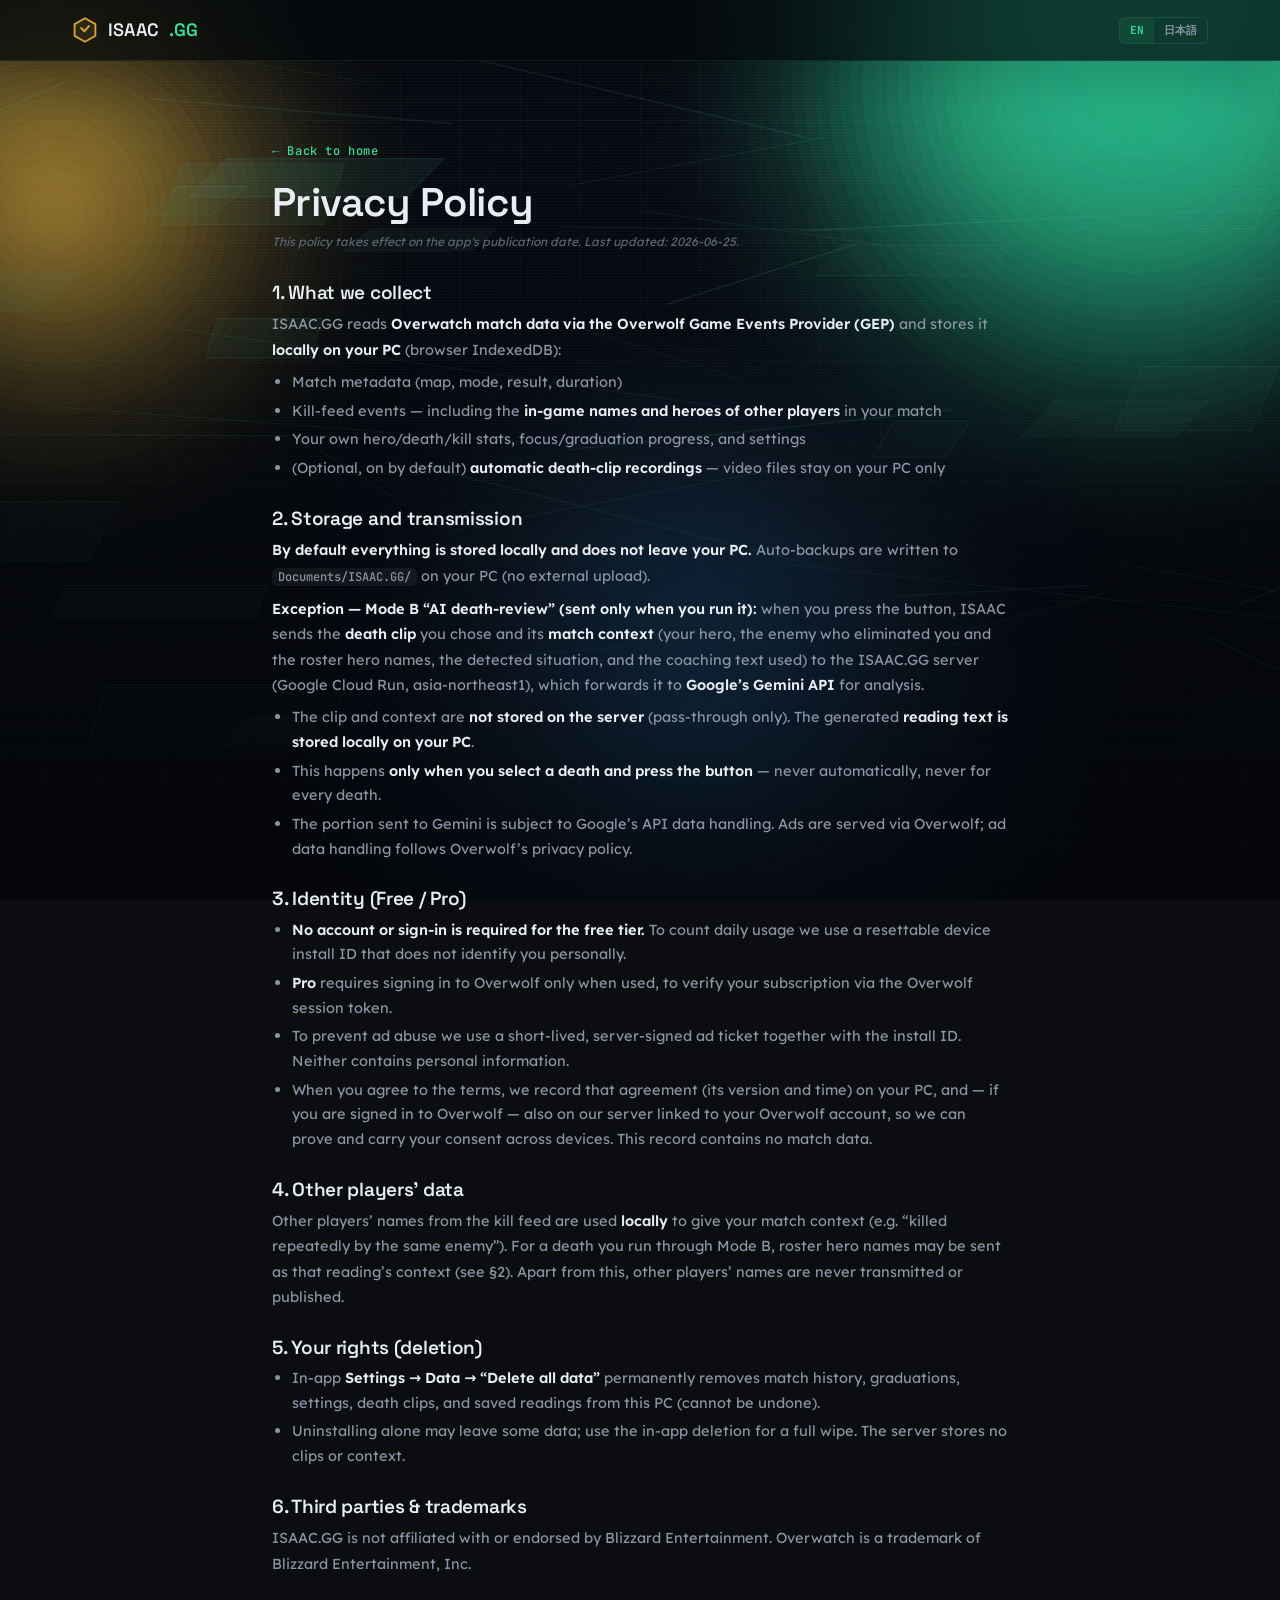
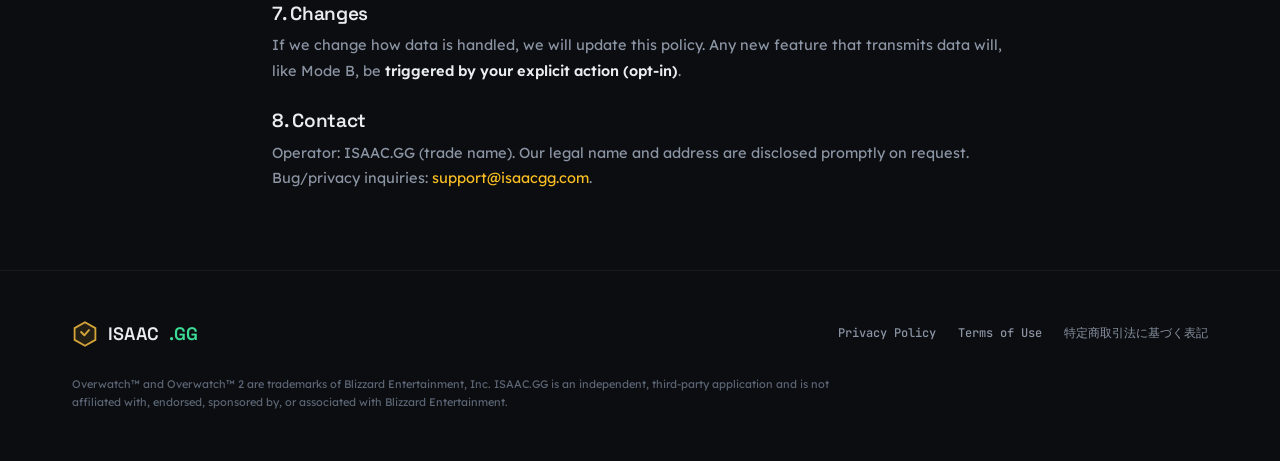
<file: legal/privacy.html>
<!doctype html>
<html lang="en" class="lang-en">
  <head>
    <meta charset="utf-8" />
    <meta name="viewport" content="width=device-width, initial-scale=1" />
    <title>Privacy Policy — ISAAC.GG</title>
    <meta name="robots" content="index" />
    <!-- fonts self-hosted via style.css @font-face (no third-party request / no cookies) -->
    <link rel="stylesheet" href="../style.css" />
  </head>
  <body>
    <div class="atm"></div>
    <div class="grain"></div>

    <header>
      <div class="wrap nav">
        <a class="brand" href="../index.html">
          <svg class="shield" viewBox="0 0 20 20" fill="none" aria-hidden="true">
            <path d="M10 1L18 5.5V14.5L10 19L2 14.5V5.5L10 1Z" stroke="#d4a43a" stroke-width="1.4" fill="rgba(212,164,58,0.12)" />
            <path d="M7 8.5L9.5 11L13 7" stroke="#d4a43a" stroke-width="1.5" stroke-linecap="round" stroke-linejoin="round" />
          </svg>
          ISAAC<span class="gg">.GG</span>
        </a>
        <div class="langsw" style="margin-left:auto">
          <button data-lang-btn="en">EN</button>
          <button data-lang-btn="ja">日本語</button>
        </div>
      </div>
    </header>

    <main class="legal">
      <div class="wrap">
        <a class="back" href="../index.html">← <span class="t-en">Back to home</span><span class="t-ja">ホームへ戻る</span></a>

        <!-- ===== English ===== -->
        <div class="t-en">
          <h1>Privacy Policy</h1>
          <p class="status">This policy takes effect on the app's publication date. Last updated: 2026-06-25.</p>

          <h2>1. What we collect</h2>
          <p>ISAAC.GG reads <b>Overwatch match data via the Overwolf Game Events Provider (GEP)</b> and stores it <b>locally on your PC</b> (browser IndexedDB):</p>
          <ul>
            <li>Match metadata (map, mode, result, duration)</li>
            <li>Kill-feed events — including the <b>in-game names and heroes of other players</b> in your match</li>
            <li>Your own hero/death/kill stats, focus/graduation progress, and settings</li>
            <li>(Optional, on by default) <b>automatic death-clip recordings</b> — video files stay on your PC only</li>
          </ul>

          <h2>2. Storage and transmission</h2>
          <p><b>By default everything is stored locally and does not leave your PC.</b> Auto-backups are written to <code>Documents/ISAAC.GG/</code> on your PC (no external upload).</p>
          <p><b>Exception — Mode B “AI death-review” (sent only when you run it):</b> when you press the button, ISAAC sends the <b>death clip</b> you chose and its <b>match context</b> (your hero, the enemy who eliminated you and the roster hero names, the detected situation, and the coaching text used) to the ISAAC.GG server (Google Cloud Run, asia-northeast1), which forwards it to <b>Google’s Gemini API</b> for analysis.</p>
          <ul>
            <li>The clip and context are <b>not stored on the server</b> (pass-through only). The generated <b>reading text is stored locally on your PC</b>.</li>
            <li>This happens <b>only when you select a death and press the button</b> — never automatically, never for every death.</li>
            <li>The portion sent to Gemini is subject to Google’s API data handling. Ads are served via Overwolf; ad data handling follows Overwolf’s privacy policy.</li>
          </ul>

          <h2>3. Identity (Free / Pro)</h2>
          <ul>
            <li><b>No account or sign-in is required for the free tier.</b> To count daily usage we use a resettable device install ID that does not identify you personally.</li>
            <li><b>Pro</b> requires signing in to Overwolf only when used, to verify your subscription via the Overwolf session token.</li>
            <li>To prevent ad abuse we use a short-lived, server-signed ad ticket together with the install ID. Neither contains personal information.</li>
            <li>When you agree to the terms, we record that agreement (its version and time) on your PC, and — if you are signed in to Overwolf — also on our server linked to your Overwolf account, so we can prove and carry your consent across devices. This record contains no match data.</li>
          </ul>

          <h2>4. Other players’ data</h2>
          <p>Other players’ names from the kill feed are used <b>locally</b> to give your match context (e.g. “killed repeatedly by the same enemy”). For a death you run through Mode B, roster hero names may be sent as that reading’s context (see §2). Apart from this, other players’ names are never transmitted or published.</p>

          <h2>5. Your rights (deletion)</h2>
          <ul>
            <li>In-app <b>Settings → Data → “Delete all data”</b> permanently removes match history, graduations, settings, death clips, and saved readings from this PC (cannot be undone).</li>
            <li>Uninstalling alone may leave some data; use the in-app deletion for a full wipe. The server stores no clips or context.</li>
          </ul>

          <h2>6. Third parties &amp; trademarks</h2>
          <p>ISAAC.GG is not affiliated with or endorsed by Blizzard Entertainment. Overwatch is a trademark of Blizzard Entertainment, Inc.</p>

          <h2>7. Changes</h2>
          <p>If we change how data is handled, we will update this policy. Any new feature that transmits data will, like Mode B, be <b>triggered by your explicit action (opt-in)</b>.</p>

          <h2>8. Contact</h2>
          <p>Operator: ISAAC.GG (trade name). Our legal name and address are disclosed promptly on request. Bug/privacy inquiries: <span class="blank">support@isaacgg.com</span>.</p>
        </div>

        <!-- ===== 日本語 ===== -->
        <div class="t-ja">
          <h1>プライバシーポリシー</h1>
          <p class="status">本ポリシーはアプリの公開日から効力を生じます。最終更新: 2026年6月25日。</p>

          <h2>1. 収集する情報</h2>
          <p>ISAAC.GG は <b>Overwolf Game Events Provider (GEP) 経由で Overwatch の試合データ</b>を読み取り、<b>あなたの PC 内（ブラウザの IndexedDB）にローカル保存</b>します。</p>
          <ul>
            <li>試合のメタ情報（マップ・モード・勝敗・時間）</li>
            <li>キルフィード上のイベント（同じ試合の<b>他プレイヤーのゲーム内名・使用ヒーロー</b>を含みます）</li>
            <li>あなた自身のヒーロー・デス・キル等の統計、フォーカス／卒業の進捗、設定</li>
            <li>（任意・既定オン）<b>デス前後の自動録画クリップ</b>（動画ファイルはあなたの PC 内のみ）</li>
          </ul>

          <h2>2. 情報の保存場所と送信</h2>
          <p><b>既定ではすべてローカル保存で、あなたの PC を出ません。</b> 自動バックアップはあなたの PC の <code>Documents/ISAAC.GG/</code> に書き出されます（外部送信なし）。</p>
          <p><b>例外 — Mode B「AI デス読み解き」（実行したときだけ送信）：</b> ボタンを押したときに限り、選んだ<b>デスクリップ</b>とその<b>試合文脈</b>（あなたの使用ヒーロー、あなたを倒した敵とロスター上のヒーロー名、検出された戦況、読み解きに使うコーチング知識のテキスト）を ISAAC.GG のサーバー（Google Cloud Run, asia-northeast1）に送信し、サーバーが <b>Google の Gemini API</b> に転送して読み解きを生成します。</p>
          <ul>
            <li>クリップ・文脈は<b>サーバーに保存しません</b>（処理のための通過のみ）。生成された<b>読み解きテキストはあなたの PC にローカル保存</b>されます。</li>
            <li>送信は<b>あなたがデスを選んでボタンを押したときだけ</b>発生します。自動送信や全デスの送信はしません。</li>
            <li>Gemini への送信分は Google の API データ取り扱いに従います。広告は Overwolf 経由で表示され、その取り扱いは Overwolf のプライバシーポリシーに従います。</li>
          </ul>

          <h2>3. 身元の扱い（無料 / Pro）</h2>
          <ul>
            <li><b>無料の利用にアカウント登録・ログインは不要です。</b> 1 日の利用回数を数えるため、リセット可能な端末のインストール ID を用います（個人を特定しません）。</li>
            <li><b>Pro</b> を使うときのみ Overwolf へのログインが必要で、セッショントークンで購読の有無を確認します。</li>
            <li>広告の不正対策として、サーバー署名付きの一時的な広告チケットと上記インストール ID を用います。いずれも個人情報を含みません。</li>
            <li>規約に同意すると、その同意（バージョンと日時）をあなたの PC に記録し、Overwolf にログイン済みの場合はあなたの Overwolf アカウントに紐づけてサーバーにも保存します（同意の証跡・端末間の引き継ぎのため）。この記録に試合データは含まれません。</li>
          </ul>

          <h2>4. 他プレイヤーのデータ</h2>
          <p>キルフィード由来の他プレイヤー名は、あなたの試合の文脈（例:「同じ敵に倒され続けた」）を示すために<b>ローカルで</b>使用します。Mode B を実行したデスについては、ロスター上のヒーロー名がその読み解きの文脈として送信される場合があります（§2）。これら以外で他プレイヤー名を外部に送信・公開することはありません。</p>

          <h2>5. あなたの権利（削除）</h2>
          <ul>
            <li>アプリ内の <b>設定 → データ →「すべてのデータを削除」</b>で、試合履歴・卒業記録・設定・デスクリップ動画・保存済みの読み解き結果をこの PC から完全に削除できます（取り消し不可）。</li>
            <li>アンインストールだけでは一部データが残る場合があるため、完全削除は上記機能を使ってください。サーバーにはクリップ・文脈を保存していません。</li>
          </ul>

          <h2>6. 第三者・商標</h2>
          <p>ISAAC.GG は Blizzard Entertainment と提携・承認関係にありません。Overwatch は Blizzard Entertainment, Inc. の商標です。</p>

          <h2>7. 変更</h2>
          <p>データの取り扱いを変える場合は本ポリシーを改定します。新たにサーバー送信を伴う機能を追加するときは、Mode B と同様に<b>あなたの明示的な操作（オプトイン）を起点</b>とします。</p>

          <h2>8. 問い合わせ</h2>
          <p>運営者: ISAAC.GG（商号）。正式名称・所在地はご請求があれば遅滞なく開示します。不具合・プライバシーに関するお問い合わせ: <span class="blank">support@isaacgg.com</span>。</p>
        </div>
      </div>
    </main>

    <footer>
      <div class="wrap">
        <div class="foot-top">
          <a class="brand" href="../index.html">
            <svg class="shield" viewBox="0 0 20 20" fill="none" aria-hidden="true">
              <path d="M10 1L18 5.5V14.5L10 19L2 14.5V5.5L10 1Z" stroke="#d4a43a" stroke-width="1.4" fill="rgba(212,164,58,0.12)" />
              <path d="M7 8.5L9.5 11L13 7" stroke="#d4a43a" stroke-width="1.5" stroke-linecap="round" stroke-linejoin="round" />
            </svg>
            ISAAC<span class="gg">.GG</span>
          </a>
          <div class="foot-links">
            <a href="privacy.html"><span class="t-en">Privacy Policy</span><span class="t-ja">プライバシーポリシー</span></a>
            <a href="terms.html"><span class="t-en">Terms of Use</span><span class="t-ja">利用規約</span></a>
            <a href="tokushoho.html">特定商取引法に基づく表記</a>
          </div>
        </div>
        <p class="disclaimer">Overwatch™ and Overwatch™ 2 are trademarks of Blizzard Entertainment, Inc. ISAAC.GG is an independent, third-party application and is not affiliated with, endorsed, sponsored by, or associated with Blizzard Entertainment.</p>
      </div>
    </footer>

    <script src="../site.js"></script>
  </body>
</html>
</file>
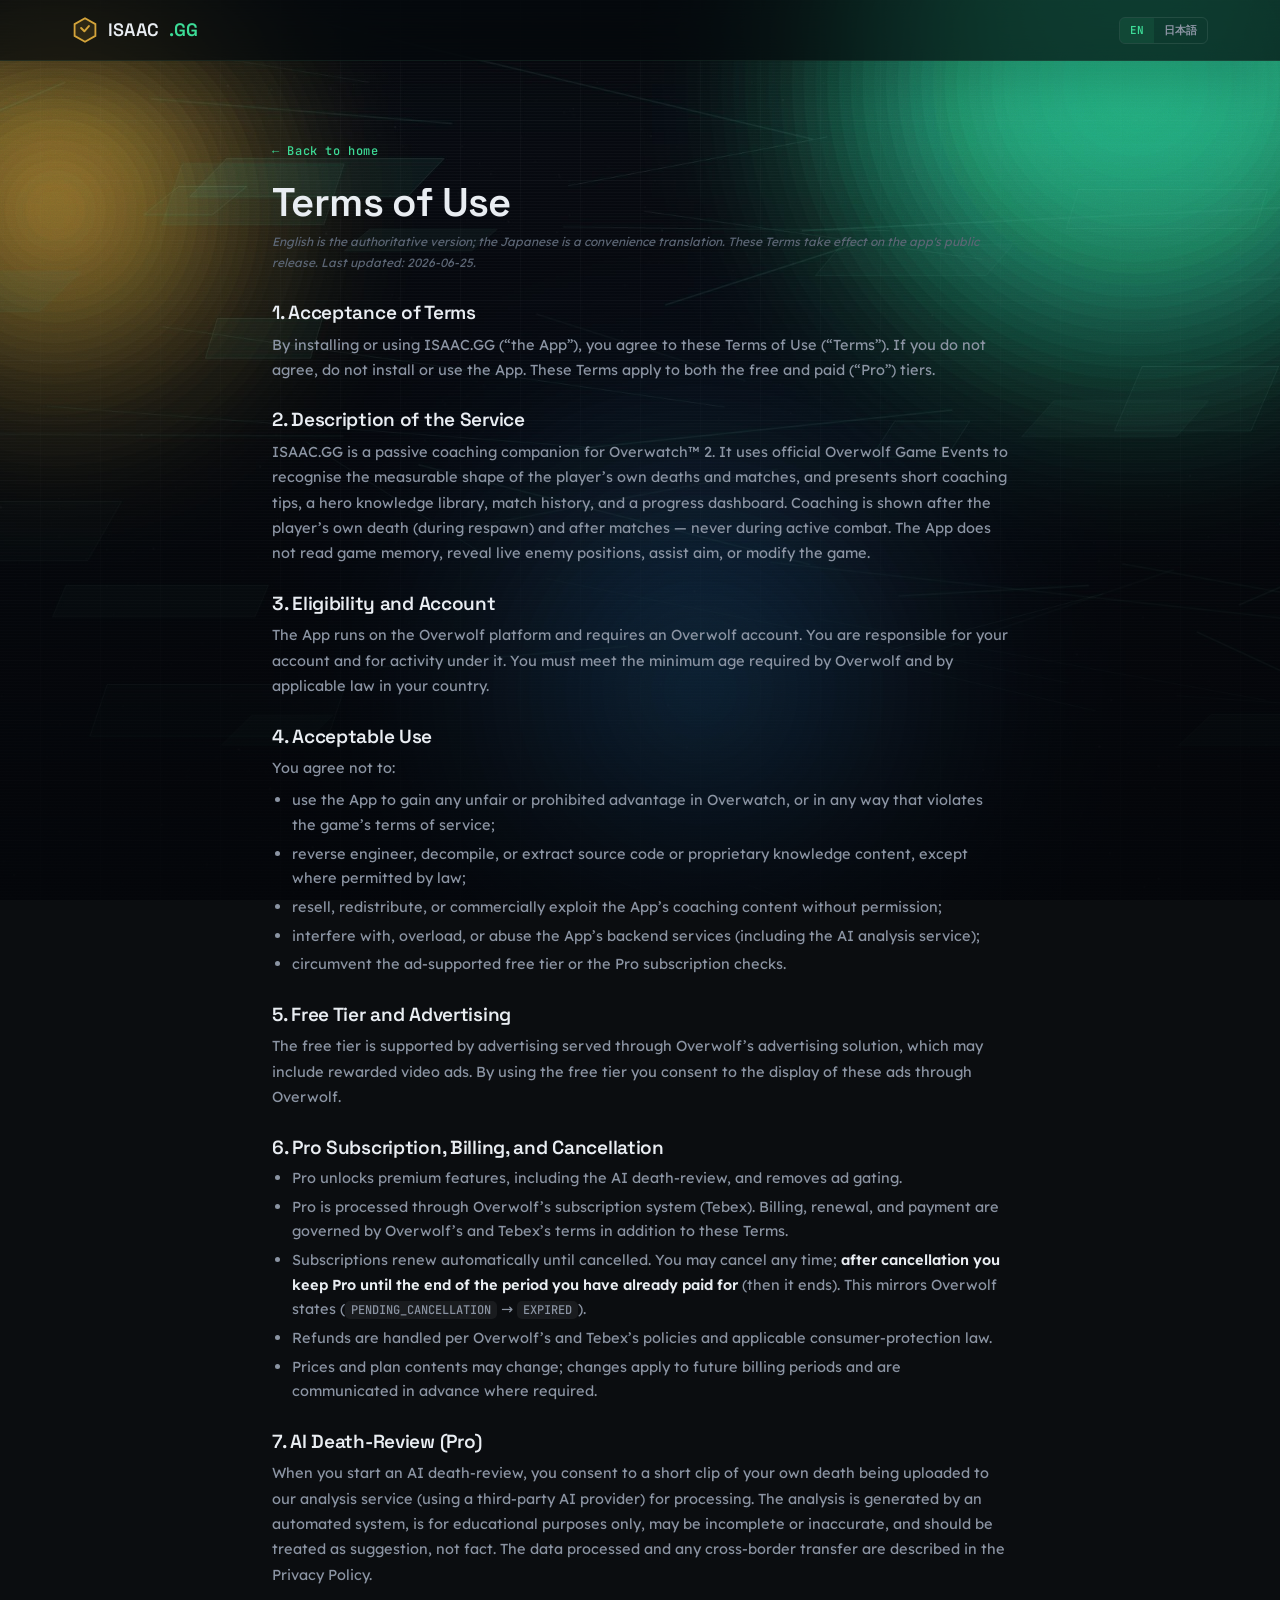
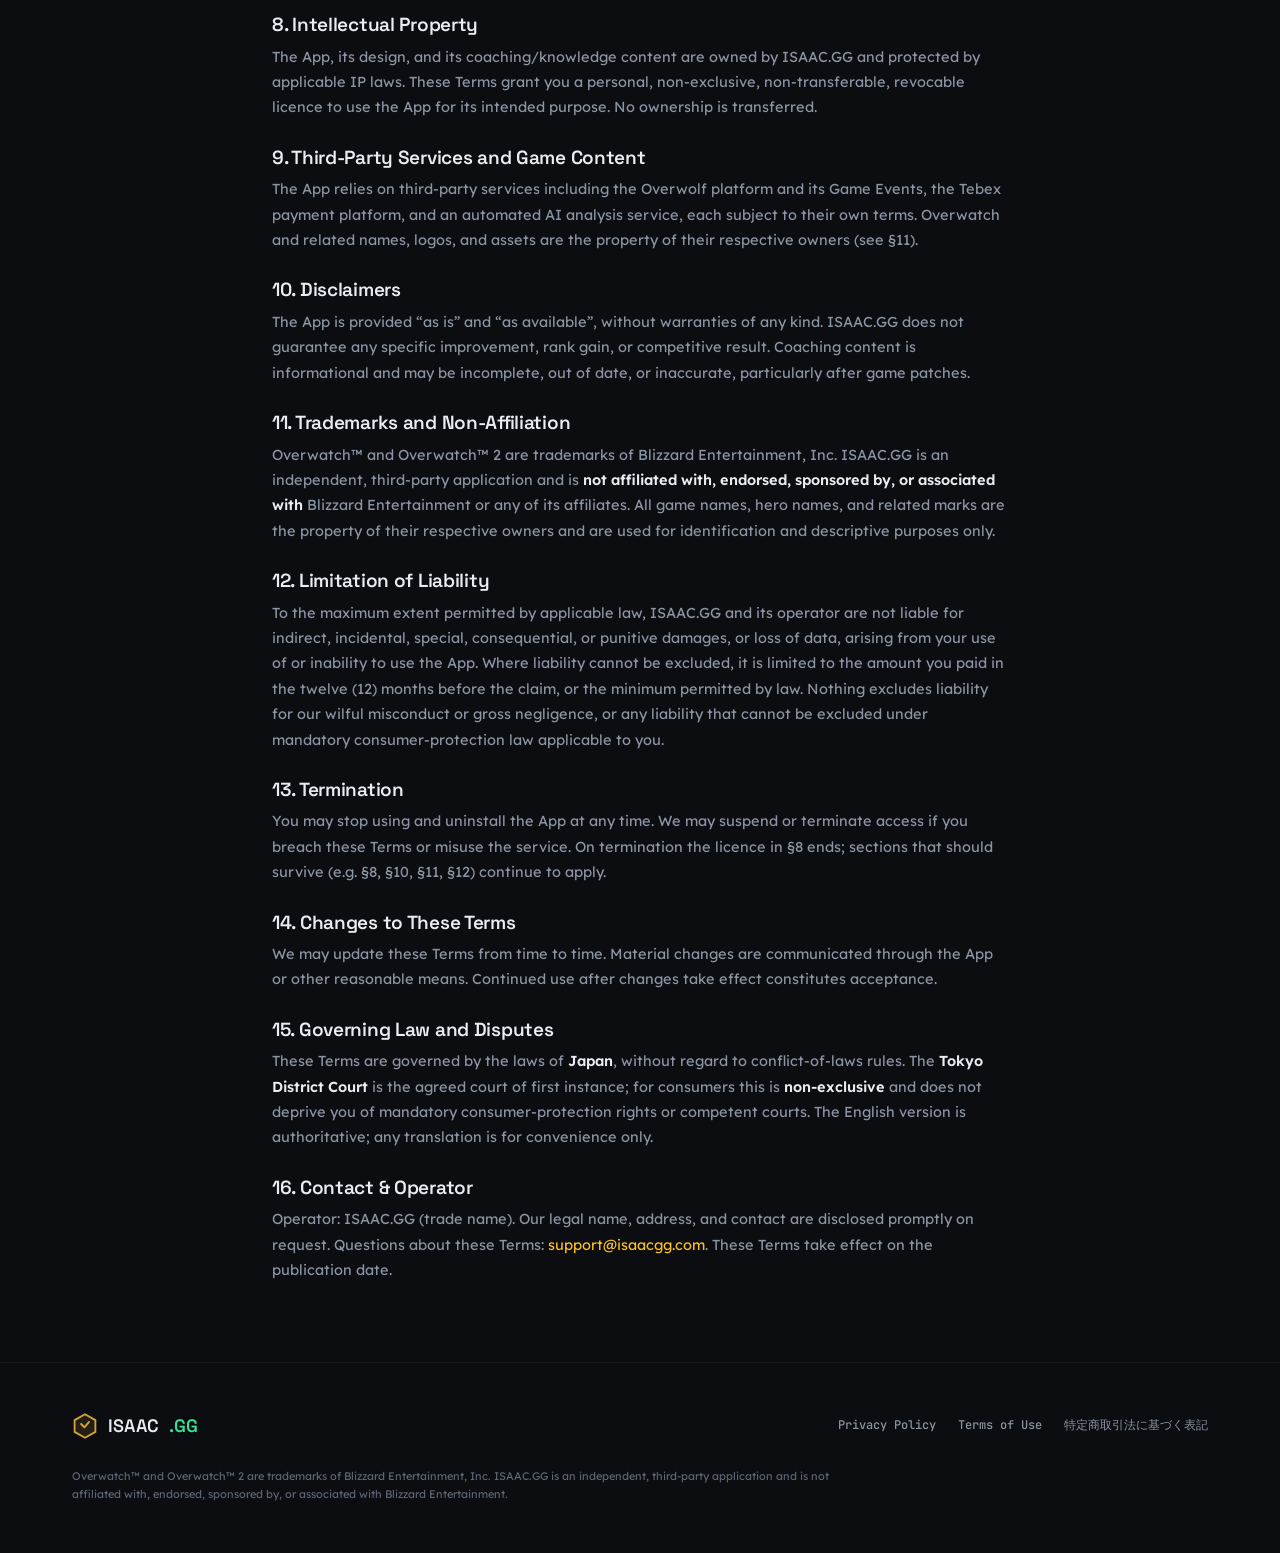
<file: legal/terms.html>
<!doctype html>
<html lang="en" class="lang-en">
  <head>
    <meta charset="utf-8" />
    <meta name="viewport" content="width=device-width, initial-scale=1" />
    <title>Terms of Use — ISAAC.GG</title>
    <!-- fonts self-hosted via style.css @font-face (no third-party request / no cookies) -->
    <link rel="stylesheet" href="../style.css" />
  </head>
  <body>
    <div class="atm"></div>
    <div class="grain"></div>

    <header>
      <div class="wrap nav">
        <a class="brand" href="../index.html">
          <svg class="shield" viewBox="0 0 20 20" fill="none" aria-hidden="true">
            <path d="M10 1L18 5.5V14.5L10 19L2 14.5V5.5L10 1Z" stroke="#d4a43a" stroke-width="1.4" fill="rgba(212,164,58,0.12)" />
            <path d="M7 8.5L9.5 11L13 7" stroke="#d4a43a" stroke-width="1.5" stroke-linecap="round" stroke-linejoin="round" />
          </svg>
          ISAAC<span class="gg">.GG</span>
        </a>
        <div class="langsw" style="margin-left:auto">
          <button data-lang-btn="en">EN</button>
          <button data-lang-btn="ja">日本語</button>
        </div>
      </div>
    </header>

    <main class="legal">
      <div class="wrap">
        <a class="back" href="../index.html">← <span class="t-en">Back to home</span><span class="t-ja">ホームへ戻る</span></a>

        <!-- ===== English (authoritative) ===== -->
        <div class="t-en">
          <h1>Terms of Use</h1>
          <p class="status">English is the authoritative version; the Japanese is a convenience translation. These Terms take effect on the app's public release. Last updated: 2026-06-25.</p>

          <h2>1. Acceptance of Terms</h2>
          <p>By installing or using ISAAC.GG (“the App”), you agree to these Terms of Use (“Terms”). If you do not agree, do not install or use the App. These Terms apply to both the free and paid (“Pro”) tiers.</p>

          <h2>2. Description of the Service</h2>
          <p>ISAAC.GG is a passive coaching companion for Overwatch™ 2. It uses official Overwolf Game Events to recognise the measurable shape of the player’s own deaths and matches, and presents short coaching tips, a hero knowledge library, match history, and a progress dashboard. Coaching is shown after the player’s own death (during respawn) and after matches — never during active combat. The App does not read game memory, reveal live enemy positions, assist aim, or modify the game.</p>

          <h2>3. Eligibility and Account</h2>
          <p>The App runs on the Overwolf platform and requires an Overwolf account. You are responsible for your account and for activity under it. You must meet the minimum age required by Overwolf and by applicable law in your country.</p>

          <h2>4. Acceptable Use</h2>
          <p>You agree not to:</p>
          <ul>
            <li>use the App to gain any unfair or prohibited advantage in Overwatch, or in any way that violates the game’s terms of service;</li>
            <li>reverse engineer, decompile, or extract source code or proprietary knowledge content, except where permitted by law;</li>
            <li>resell, redistribute, or commercially exploit the App’s coaching content without permission;</li>
            <li>interfere with, overload, or abuse the App’s backend services (including the AI analysis service);</li>
            <li>circumvent the ad-supported free tier or the Pro subscription checks.</li>
          </ul>

          <h2>5. Free Tier and Advertising</h2>
          <p>The free tier is supported by advertising served through Overwolf’s advertising solution, which may include rewarded video ads. By using the free tier you consent to the display of these ads through Overwolf.</p>

          <h2>6. Pro Subscription, Billing, and Cancellation</h2>
          <ul>
            <li>Pro unlocks premium features, including the AI death-review, and removes ad gating.</li>
            <li>Pro is processed through Overwolf’s subscription system (Tebex). Billing, renewal, and payment are governed by Overwolf’s and Tebex’s terms in addition to these Terms.</li>
            <li>Subscriptions renew automatically until cancelled. You may cancel any time; <b>after cancellation you keep Pro until the end of the period you have already paid for</b> (then it ends). This mirrors Overwolf states (<code>PENDING_CANCELLATION</code> → <code>EXPIRED</code>).</li>
            <li>Refunds are handled per Overwolf’s and Tebex’s policies and applicable consumer-protection law.</li>
            <li>Prices and plan contents may change; changes apply to future billing periods and are communicated in advance where required.</li>
          </ul>

          <h2>7. AI Death-Review (Pro)</h2>
          <p>When you start an AI death-review, you consent to a short clip of your own death being uploaded to our analysis service (using a third-party AI provider) for processing. The analysis is generated by an automated system, is for educational purposes only, may be incomplete or inaccurate, and should be treated as suggestion, not fact. The data processed and any cross-border transfer are described in the Privacy Policy.</p>

          <h2>8. Intellectual Property</h2>
          <p>The App, its design, and its coaching/knowledge content are owned by ISAAC.GG and protected by applicable IP laws. These Terms grant you a personal, non-exclusive, non-transferable, revocable licence to use the App for its intended purpose. No ownership is transferred.</p>

          <h2>9. Third-Party Services and Game Content</h2>
          <p>The App relies on third-party services including the Overwolf platform and its Game Events, the Tebex payment platform, and an automated AI analysis service, each subject to their own terms. Overwatch and related names, logos, and assets are the property of their respective owners (see §11).</p>

          <h2>10. Disclaimers</h2>
          <p>The App is provided “as is” and “as available”, without warranties of any kind. ISAAC.GG does not guarantee any specific improvement, rank gain, or competitive result. Coaching content is informational and may be incomplete, out of date, or inaccurate, particularly after game patches.</p>

          <h2>11. Trademarks and Non-Affiliation</h2>
          <p>Overwatch™ and Overwatch™ 2 are trademarks of Blizzard Entertainment, Inc. ISAAC.GG is an independent, third-party application and is <b>not affiliated with, endorsed, sponsored by, or associated with</b> Blizzard Entertainment or any of its affiliates. All game names, hero names, and related marks are the property of their respective owners and are used for identification and descriptive purposes only.</p>

          <h2>12. Limitation of Liability</h2>
          <p>To the maximum extent permitted by applicable law, ISAAC.GG and its operator are not liable for indirect, incidental, special, consequential, or punitive damages, or loss of data, arising from your use of or inability to use the App. Where liability cannot be excluded, it is limited to the amount you paid in the twelve (12) months before the claim, or the minimum permitted by law. Nothing excludes liability for our wilful misconduct or gross negligence, or any liability that cannot be excluded under mandatory consumer-protection law applicable to you.</p>

          <h2>13. Termination</h2>
          <p>You may stop using and uninstall the App at any time. We may suspend or terminate access if you breach these Terms or misuse the service. On termination the licence in §8 ends; sections that should survive (e.g. §8, §10, §11, §12) continue to apply.</p>

          <h2>14. Changes to These Terms</h2>
          <p>We may update these Terms from time to time. Material changes are communicated through the App or other reasonable means. Continued use after changes take effect constitutes acceptance.</p>

          <h2>15. Governing Law and Disputes</h2>
          <p>These Terms are governed by the laws of <b>Japan</b>, without regard to conflict-of-laws rules. The <b>Tokyo District Court</b> is the agreed court of first instance; for consumers this is <b>non-exclusive</b> and does not deprive you of mandatory consumer-protection rights or competent courts. The English version is authoritative; any translation is for convenience only.</p>

          <h2>16. Contact &amp; Operator</h2>
          <p>Operator: ISAAC.GG (trade name). Our legal name, address, and contact are disclosed promptly on request. Questions about these Terms: <span class="blank">support@isaacgg.com</span>. These Terms take effect on the publication date.</p>
        </div>

        <!-- ===== 日本語訳 ===== -->
        <div class="t-ja">
          <h1>利用規約</h1>
          <p class="status"><b>英語版が正文</b>、本日本語版は便宜上の翻訳です（齟齬時は英語版が優先）。本規約はアプリの公開日から効力を生じます。最終更新: 2026年6月25日。</p>

          <h2>1. 規約への同意</h2>
          <p>ISAAC.GG（以下「本アプリ」）をインストールまたは利用した時点で、本利用規約（以下「本規約」）に同意したものとみなします。同意いただけない場合は、本アプリをインストール・利用しないでください。本規約は無料プラン・有料プラン（以下「Pro」）の双方に適用されます。</p>

          <h2>2. サービスの内容</h2>
          <p>ISAAC.GG は Overwatch™ 2 のためのパッシブ・コーチング・コンパニオンです。Overwolf の公式ゲームイベントを用いて、プレイヤー自身のデスや試合の「計測できる型」を認識し、短いコーチングのヒント、ヒーロー知識図鑑、試合履歴、進捗ダッシュボードを提供します。コーチングは<b>自分が倒された後（リスポーン中）</b>や<b>試合後</b>にのみ表示され、戦闘中には表示しません。本アプリはゲームのメモリ読み取り・敵の現在位置の表示・エイム補助・ゲームの改変を一切行いません。</p>

          <h2>3. 利用資格とアカウント</h2>
          <p>本アプリは Overwolf プラットフォーム上で動作し、Overwolf アカウントが必要です。アカウントの管理および当該アカウント下での行為についてはご利用者の責任とします。Overwolf および各国法令で定める最低年齢を満たす必要があります。</p>

          <h2>4. 禁止事項</h2>
          <ul>
            <li>Overwatch において不正・禁止された有利を得る目的での利用、またはゲームの利用規約に違反する態様での利用</li>
            <li>法令で認められる場合を除く、リバースエンジニアリング・逆コンパイル・ソースコードや独自の知識コンテンツの抽出</li>
            <li>許可なくコーチングコンテンツを再販・再配布・商業的に利用すること</li>
            <li>バックエンドサービス（AI 解析サービスを含む）への妨害・過負荷・濫用</li>
            <li>広告付き無料プランや Pro サブスクリプションの確認を回避すること</li>
          </ul>

          <h2>5. 無料プランと広告</h2>
          <p>無料プランは Overwolf の広告ソリューションを通じて配信される広告（リワード型動画広告を含む）により支えられています。無料プランを利用することで、これらの広告の表示に同意したものとします。</p>

          <h2>6. Pro サブスクリプション・課金・解約</h2>
          <ul>
            <li>Pro はプレミアム機能（AI デス解析を含む）を解放し、広告ゲートを解除します。</li>
            <li>Pro の決済は Overwolf のサブスクリプション基盤（Tebex）を通じて行われ、課金・更新・支払いは本規約に加えて Overwolf および Tebex の規約に従います。</li>
            <li>サブスクリプションは解約するまで自動更新されます。いつでも解約でき、<b>解約後もすでにお支払い済みの期間の満了まで Pro を利用できます</b>（以降終了）。これは Overwolf の状態（<code>PENDING_CANCELLATION</code> → <code>EXPIRED</code>）に対応します。</li>
            <li>返金は Overwolf・Tebex の方針および適用される消費者保護法に従って取り扱います。</li>
            <li>価格・プラン内容は変更される場合があります。変更は将来の課金期間に適用し、必要な場合は事前に通知します。</li>
          </ul>

          <h2>7. AI デス解析（Pro）</h2>
          <p>AI デス解析を開始すると、ご利用者自身のデスの短いクリップを、解析のため当方の解析サービス（第三者の AI 提供者を利用）へアップロードすることに同意したものとみなします。解析は自動システムにより生成され、教育目的で提供され、不完全・不正確な場合があります。事実ではなく示唆として扱ってください。処理されるデータ・国外移転の有無はプライバシーポリシーに記載します。</p>

          <h2>8. 知的財産</h2>
          <p>本アプリ、そのデザイン、コーチング・知識コンテンツは ISAAC.GG に帰属し、適用される知的財産法で保護されます。本規約は、本来の目的のために本アプリを利用する、個人的・非独占的・譲渡不可・撤回可能なライセンスを付与するものです。所有権は移転しません。</p>

          <h2>9. 第三者サービスとゲームコンテンツ</h2>
          <p>本アプリは Overwolf プラットフォームおよびそのゲームイベント、Tebex 決済プラットフォーム、自動 AI 解析サービスなどの第三者サービスを利用し、これらの利用には各社の規約も適用されます。Overwatch 関連の名称・ロゴ・アセットは各権利者に帰属します（11 項参照）。</p>

          <h2>10. 免責</h2>
          <p>本アプリは「現状有姿（as is）」「提供可能な範囲（as available）」で提供され、いかなる保証も行いません。ISAAC.GG は特定の上達・ランクの向上・競技的結果のいずれも保証しません。コーチングコンテンツは情報提供であり、特にゲームのパッチ後など、不完全・古い・不正確な場合があります。</p>

          <h2>11. 商標・非提携</h2>
          <p>Overwatch™ および Overwatch™ 2 は Blizzard Entertainment, Inc. の商標です。ISAAC.GG は独立した第三者アプリであり、<b>Blizzard Entertainment およびその関連会社とは提携・承認・後援・関連を一切持ちません</b>。ゲーム名・ヒーロー名・関連標章は各権利者に帰属し、識別・説明の目的でのみ使用します。</p>

          <h2>12. 責任の制限</h2>
          <p>適用される法令で認められる最大限の範囲で、ISAAC.GG およびその運営者は、本アプリの利用または利用不能から生じる間接・付随的・特別・結果的・懲罰的損害、およびデータの喪失について責任を負いません。責任を排除できない場合、その責任は請求前 12 か月間にご利用者が支払った金額、または法令で認められる最小限に限定されます。なお、当方の故意・重過失による損害、および強行的な消費者保護法により免責・制限できない責任については、この限定は適用されません。</p>

          <h2>13. 利用終了</h2>
          <p>ご利用者はいつでも本アプリの利用を停止しアンインストールできます。本規約違反やサービスの濫用があった場合、当方はアクセスを停止・終了できます。終了時、8 項のライセンスは終了し、性質上存続すべき条項（例: 8・10・11・12 項）は引き続き適用されます。</p>

          <h2>14. 規約の変更</h2>
          <p>当方は本規約を随時更新することがあります。重要な変更はアプリ内その他の合理的な方法で通知します。変更の効力発生後に利用を継続した場合、更新後の規約に同意したものとみなします。</p>

          <h2>15. 準拠法・紛争</h2>
          <p>本規約は <b>日本法</b> に準拠します。紛争については <b>東京地方裁判所</b> を第一審の合意管轄裁判所とします。ただし消費者であるご利用者については<b>専属的ではなく</b>、強行的な消費者保護法による保護や法律上認められる管轄裁判所を妨げません。英語版が正文であり、翻訳は便宜のためのものです。</p>

          <h2>16. 連絡先・運営者</h2>
          <p>運営者: ISAAC.GG（商号）。正式名称・所在地・連絡先は、ご請求があれば遅滞なく開示します。本規約に関するお問い合わせ: <span class="blank">support@isaacgg.com</span>。本規約は公開日から効力を生じます。</p>
        </div>
      </div>
    </main>

    <footer>
      <div class="wrap">
        <div class="foot-top">
          <a class="brand" href="../index.html">
            <svg class="shield" viewBox="0 0 20 20" fill="none" aria-hidden="true">
              <path d="M10 1L18 5.5V14.5L10 19L2 14.5V5.5L10 1Z" stroke="#d4a43a" stroke-width="1.4" fill="rgba(212,164,58,0.12)" />
              <path d="M7 8.5L9.5 11L13 7" stroke="#d4a43a" stroke-width="1.5" stroke-linecap="round" stroke-linejoin="round" />
            </svg>
            ISAAC<span class="gg">.GG</span>
          </a>
          <div class="foot-links">
            <a href="privacy.html"><span class="t-en">Privacy Policy</span><span class="t-ja">プライバシーポリシー</span></a>
            <a href="terms.html"><span class="t-en">Terms of Use</span><span class="t-ja">利用規約</span></a>
            <a href="tokushoho.html">特定商取引法に基づく表記</a>
          </div>
        </div>
        <p class="disclaimer">Overwatch™ and Overwatch™ 2 are trademarks of Blizzard Entertainment, Inc. ISAAC.GG is an independent, third-party application and is not affiliated with, endorsed, sponsored by, or associated with Blizzard Entertainment.</p>
      </div>
    </footer>

    <script src="../site.js"></script>
  </body>
</html>
</file>
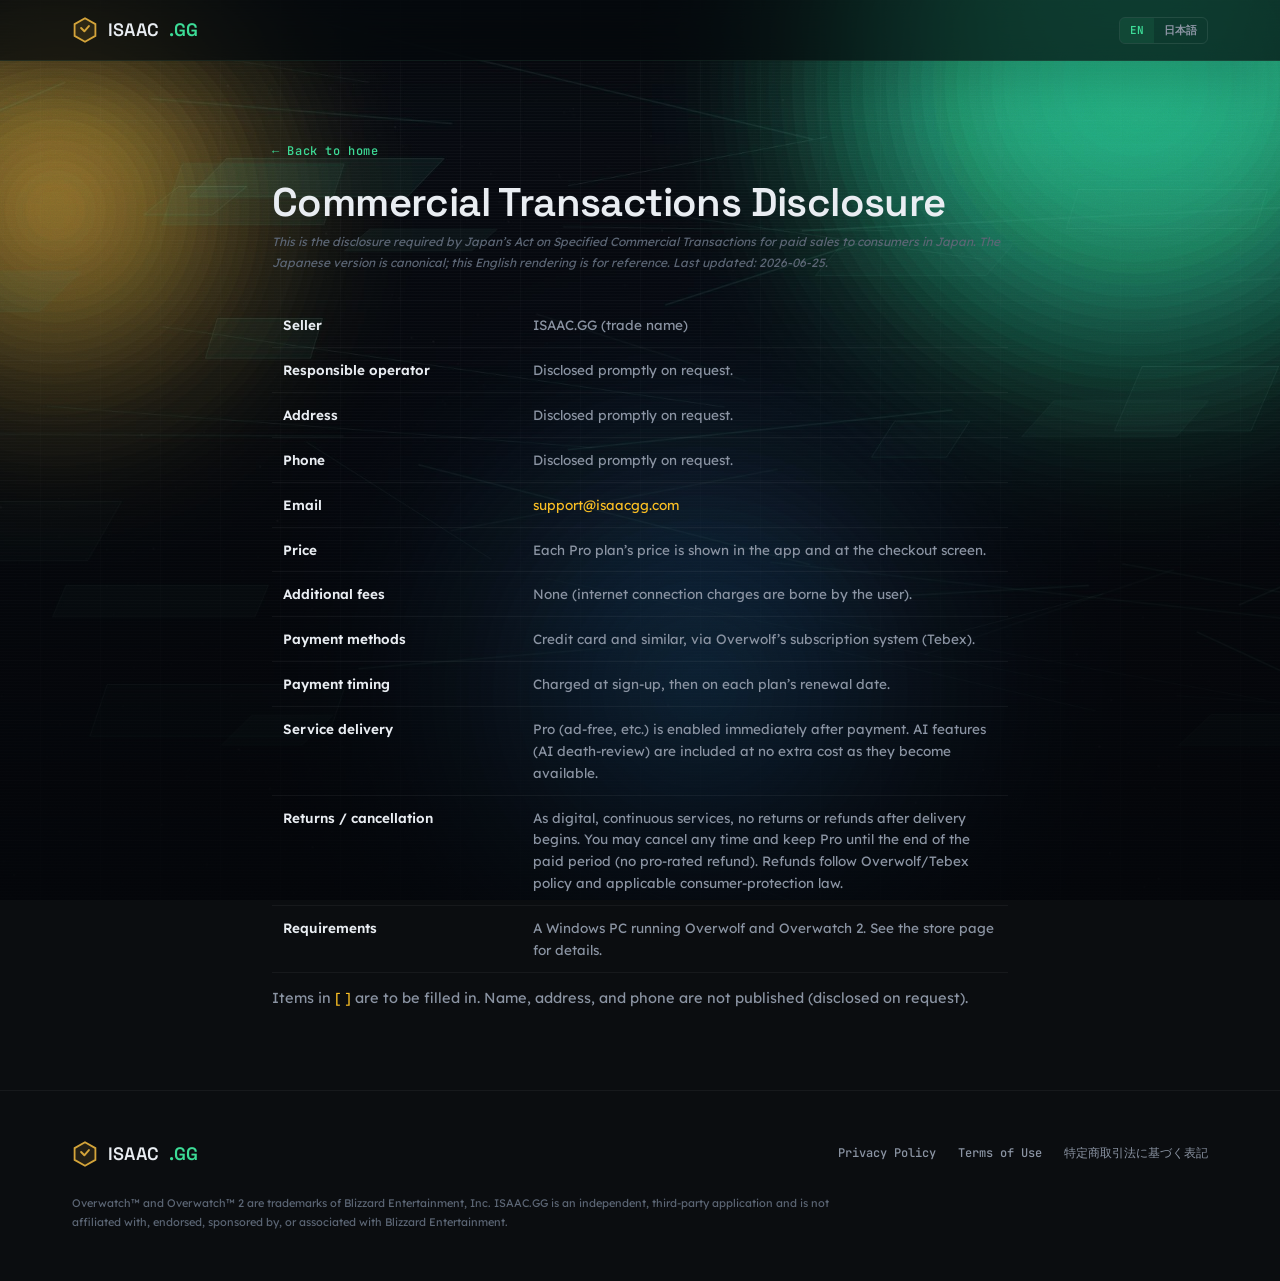
<file: legal/tokushoho.html>
<!doctype html>
<html lang="ja" class="lang-ja">
  <head>
    <meta charset="utf-8" />
    <meta name="viewport" content="width=device-width, initial-scale=1" />
    <title>特定商取引法に基づく表記 — ISAAC.GG</title>
    <!-- fonts self-hosted via style.css @font-face (no third-party request / no cookies) -->
    <link rel="stylesheet" href="../style.css" />
  </head>
  <body>
    <div class="atm"></div>
    <div class="grain"></div>

    <header>
      <div class="wrap nav">
        <a class="brand" href="../index.html">
          <svg class="shield" viewBox="0 0 20 20" fill="none" aria-hidden="true">
            <path d="M10 1L18 5.5V14.5L10 19L2 14.5V5.5L10 1Z" stroke="#d4a43a" stroke-width="1.4" fill="rgba(212,164,58,0.12)" />
            <path d="M7 8.5L9.5 11L13 7" stroke="#d4a43a" stroke-width="1.5" stroke-linecap="round" stroke-linejoin="round" />
          </svg>
          ISAAC<span class="gg">.GG</span>
        </a>
        <div class="langsw" style="margin-left:auto">
          <button data-lang-btn="en">EN</button>
          <button data-lang-btn="ja">日本語</button>
        </div>
      </div>
    </header>

    <main class="legal">
      <div class="wrap">
        <a class="back" href="../index.html">← <span class="t-en">Back to home</span><span class="t-ja">ホームへ戻る</span></a>

        <!-- ===== 日本語 (正式) ===== -->
        <div class="t-ja">
          <h1>特定商取引法に基づく表記</h1>
          <p class="status">当方は個人により運営しています。氏名・住所・電話番号は、ご請求をいただいた場合に遅滞なく開示します（特定商取引法第 11 条ただし書きに基づく方式）。販売事業者名には商号「ISAAC.GG」を用います。最終更新: 2026年6月25日。</p>
          <table>
            <tr><th>販売事業者名</th><td>ISAAC.GG（商号）</td></tr>
            <tr><th>運営統括責任者</th><td>ご請求をいただいた場合、遅滞なく開示します。</td></tr>
            <tr><th>所在地</th><td>ご請求をいただいた場合、遅滞なく開示します。</td></tr>
            <tr><th>連絡先（電話）</th><td>ご請求をいただいた場合、遅滞なく開示します。</td></tr>
            <tr><th>連絡先（メール）</th><td><span class="blank">support@isaacgg.com</span></td></tr>
            <tr><th>販売価格</th><td>各 Pro プランの価格は、アプリ内および決済（購入手続き）画面に表示します。</td></tr>
            <tr><th>商品代金以外の必要料金</th><td>なし（インターネット接続に係る通信料はご利用者の負担）。</td></tr>
            <tr><th>支払方法</th><td>Overwolf のサブスクリプション基盤（Tebex）を通じたクレジットカード等。</td></tr>
            <tr><th>支払時期</th><td>初回はお申し込み時、以降は各プランの更新日に課金。</td></tr>
            <tr><th>役務の提供時期</th><td>決済完了後、ただちに Pro（広告非表示など）を有効化します。AI 機能（AI デス解析）は、提供準備が整い次第、追加費用なく含まれます。</td></tr>
            <tr><th>返品・キャンセル（返品特約）</th><td>デジタルコンテンツ・継続役務のため、提供開始後の返品・返金はお受けしません（返品特約）。サブスクリプションはいつでも解約でき、解約後もお支払い済みの期間の満了まで Pro をご利用いただけます（次回更新日に終了）。中途解約による日割り返金は行いません。返金は Overwolf・Tebex の方針および適用される消費者保護法に従います。</td></tr>
            <tr><th>動作環境</th><td>Overwolf プラットフォームおよび Overwatch 2 が動作する Windows PC。詳細はストアページに記載。</td></tr>
          </table>
          <p><span class="blank">［　］</span> は記入が必要な箇所です。氏名・住所・電話は請求時開示方式のため非公開です。</p>
        </div>

        <!-- ===== English (reference) ===== -->
        <div class="t-en">
          <h1>Commercial Transactions Disclosure</h1>
          <p class="status">This is the disclosure required by Japan’s Act on Specified Commercial Transactions for paid sales to consumers in Japan. The Japanese version is canonical; this English rendering is for reference. Last updated: 2026-06-25.</p>
          <table>
            <tr><th>Seller</th><td>ISAAC.GG (trade name)</td></tr>
            <tr><th>Responsible operator</th><td>Disclosed promptly on request.</td></tr>
            <tr><th>Address</th><td>Disclosed promptly on request.</td></tr>
            <tr><th>Phone</th><td>Disclosed promptly on request.</td></tr>
            <tr><th>Email</th><td><span class="blank">support@isaacgg.com</span></td></tr>
            <tr><th>Price</th><td>Each Pro plan’s price is shown in the app and at the checkout screen.</td></tr>
            <tr><th>Additional fees</th><td>None (internet connection charges are borne by the user).</td></tr>
            <tr><th>Payment methods</th><td>Credit card and similar, via Overwolf’s subscription system (Tebex).</td></tr>
            <tr><th>Payment timing</th><td>Charged at sign-up, then on each plan’s renewal date.</td></tr>
            <tr><th>Service delivery</th><td>Pro (ad-free, etc.) is enabled immediately after payment. AI features (AI death-review) are included at no extra cost as they become available.</td></tr>
            <tr><th>Returns / cancellation</th><td>As digital, continuous services, no returns or refunds after delivery begins. You may cancel any time and keep Pro until the end of the paid period (no pro-rated refund). Refunds follow Overwolf/Tebex policy and applicable consumer-protection law.</td></tr>
            <tr><th>Requirements</th><td>A Windows PC running Overwolf and Overwatch 2. See the store page for details.</td></tr>
          </table>
          <p>Items in <span class="blank">[ ]</span> are to be filled in. Name, address, and phone are not published (disclosed on request).</p>
        </div>
      </div>
    </main>

    <footer>
      <div class="wrap">
        <div class="foot-top">
          <a class="brand" href="../index.html">
            <svg class="shield" viewBox="0 0 20 20" fill="none" aria-hidden="true">
              <path d="M10 1L18 5.5V14.5L10 19L2 14.5V5.5L10 1Z" stroke="#d4a43a" stroke-width="1.4" fill="rgba(212,164,58,0.12)" />
              <path d="M7 8.5L9.5 11L13 7" stroke="#d4a43a" stroke-width="1.5" stroke-linecap="round" stroke-linejoin="round" />
            </svg>
            ISAAC<span class="gg">.GG</span>
          </a>
          <div class="foot-links">
            <a href="privacy.html"><span class="t-en">Privacy Policy</span><span class="t-ja">プライバシーポリシー</span></a>
            <a href="terms.html"><span class="t-en">Terms of Use</span><span class="t-ja">利用規約</span></a>
            <a href="tokushoho.html">特定商取引法に基づく表記</a>
          </div>
        </div>
        <p class="disclaimer">Overwatch™ and Overwatch™ 2 are trademarks of Blizzard Entertainment, Inc. ISAAC.GG is an independent, third-party application and is not affiliated with, endorsed, sponsored by, or associated with Blizzard Entertainment.</p>
      </div>
    </footer>

    <script src="../site.js"></script>
  </body>
</html>
</file>
<file: style.css>
/* ISAAC.GG site — Tactical HUD / "Focus Cockpit" direction (app tokens.ts).
   Near-black #0b0d10, mint #3ddc97 as the one sharp accent, gold crest, semantic colors.
   Space Grotesk (display/numbers) + Lexend (body) + JetBrains Mono (HUD labels: coords, timestamps, status).
   PC-first sizing — type is deliberately restrained (no oversized display). HUD chrome: thin rules,
   corner brackets, a faint coordinate grid, kill-feed ticker, status pips. */

/* Self-hosted fonts — no third-party (Google) request, so the site sets no tracking cookies.
   Latin: Space Grotesk / Lexend / JetBrains Mono (woff2 in assets/fonts/). Japanese: system fonts. */
@font-face { font-family: 'Space Grotesk'; font-style: normal; font-weight: 500; font-display: swap; src: url('assets/fonts/space-grotesk-latin-500-normal.woff2') format('woff2'); }
@font-face { font-family: 'Space Grotesk'; font-style: normal; font-weight: 600; font-display: swap; src: url('assets/fonts/space-grotesk-latin-600-normal.woff2') format('woff2'); }
@font-face { font-family: 'Space Grotesk'; font-style: normal; font-weight: 700; font-display: swap; src: url('assets/fonts/space-grotesk-latin-700-normal.woff2') format('woff2'); }
@font-face { font-family: 'Lexend'; font-style: normal; font-weight: 300; font-display: swap; src: url('assets/fonts/lexend-latin-300-normal.woff2') format('woff2'); }
@font-face { font-family: 'Lexend'; font-style: normal; font-weight: 400; font-display: swap; src: url('assets/fonts/lexend-latin-400-normal.woff2') format('woff2'); }
@font-face { font-family: 'Lexend'; font-style: normal; font-weight: 500; font-display: swap; src: url('assets/fonts/lexend-latin-500-normal.woff2') format('woff2'); }
@font-face { font-family: 'Lexend'; font-style: normal; font-weight: 600; font-display: swap; src: url('assets/fonts/lexend-latin-600-normal.woff2') format('woff2'); }
@font-face { font-family: 'JetBrains Mono'; font-style: normal; font-weight: 500; font-display: swap; src: url('assets/fonts/jetbrains-mono-latin-500-normal.woff2') format('woff2'); }
@font-face { font-family: 'JetBrains Mono'; font-style: normal; font-weight: 600; font-display: swap; src: url('assets/fonts/jetbrains-mono-latin-600-normal.woff2') format('woff2'); }

:root {
  --base: #0b0d10;
  --surface: #11141a;
  --glass: rgba(17, 21, 28, 0.74);
  --rail: rgba(255, 255, 255, 0.022);

  --mint: #3ddc97;
  --mint-tint: #7ef0c0;
  --mint-bg: rgba(61, 220, 151, 0.08);
  --mint-line: rgba(61, 220, 151, 0.28);
  --red: #f87171;
  --amber: #fbbf24;
  --gold: #d4a43a;
  --gold-bright: #ecc869;
  --gold-bg: rgba(212, 164, 58, 0.08);

  --ink: #e9edf2;
  --muted: #8b94a3;
  --faint: #5c6675;
  --line: rgba(255, 255, 255, 0.09);
  --line2: rgba(255, 255, 255, 0.05);

  --display: 'Space Grotesk', 'Lexend', 'Hiragino Sans', 'Yu Gothic UI', 'Yu Gothic', Meiryo, system-ui, sans-serif;
  --sans: 'Lexend', 'Hiragino Sans', 'Yu Gothic UI', 'Yu Gothic', Meiryo, system-ui, sans-serif;
  --mono: 'JetBrains Mono', ui-monospace, Consolas, monospace;
  --maxw: 1200px;
}
* { box-sizing: border-box; }
html { scroll-behavior: smooth; }
body {
  margin: 0; background: var(--base); color: var(--ink);
  font-family: var(--sans); font-size: 15px; line-height: 1.62; -webkit-font-smoothing: antialiased; overflow-x: hidden;
}

/* i18n */
.lang-en .t-ja { display: none !important; }
.lang-ja .t-en { display: none !important; }

/* atmosphere: mint radials + faint coordinate grid over near-black */
.atm {
  position: fixed; inset: 0; z-index: 0; pointer-events: none;
  background:
    linear-gradient(180deg, rgba(3, 5, 9, 0.12), rgba(3, 5, 9, 0.72) 72%, rgba(3, 5, 9, 0.88)),
    radial-gradient(50% 42% at 85% 4%, rgba(61, 220, 151, 0.06), transparent 62%),
    radial-gradient(44% 38% at 8% 16%, rgba(212, 164, 58, 0.035), transparent 60%),
    url("assets/bg-atmosphere.jpg") center top / cover fixed no-repeat,
    linear-gradient(180deg, #0b0e14, #07090e 66%);
}
.grid-bg {
  position: fixed; inset: 0; z-index: 1; pointer-events: none; opacity: 0.42;
  background-image:
    linear-gradient(rgba(255,255,255,0.018) 1px, transparent 1px),
    linear-gradient(90deg, rgba(255,255,255,0.018) 1px, transparent 1px);
  background-size: 64px 64px;
  mask-image: radial-gradient(circle at 58% 26%, #000 0%, transparent 74%);
  -webkit-mask-image: radial-gradient(circle at 58% 26%, #000 0%, transparent 74%);
}
.grain {
  position: fixed; inset: 0; z-index: 1; pointer-events: none; opacity: 0.33; mix-blend-mode: overlay;
  background-image: url("data:image/svg+xml,%3Csvg xmlns='http://www.w3.org/2000/svg' width='160' height='160'%3E%3Cfilter id='n'%3E%3CfeTurbulence type='fractalNoise' baseFrequency='0.85' numOctaves='2' stitchTiles='stitch'/%3E%3C/filter%3E%3Crect width='100%25' height='100%25' filter='url(%23n)' opacity='0.3'/%3E%3C/svg%3E");
}
header, main, footer { position: relative; z-index: 2; }
.wrap { width: 100%; max-width: var(--maxw); margin: 0 auto; padding: 0 32px; }
a { color: inherit; text-decoration: none; }

/* HUD type */
.mono { font-family: var(--mono); }
.label { font-family: var(--mono); font-size: 11px; font-weight: 600; letter-spacing: 0.18em; text-transform: uppercase; color: var(--mint); }
.label.gold { color: var(--gold); }
.label.dim { color: var(--faint); }
h1, h2, h3 { font-family: var(--display); font-weight: 600; line-height: 1.08; letter-spacing: -0.015em; margin: 0; }
h1 { font-size: clamp(30px, 4vw, 50px); }
h2 { font-size: clamp(23px, 2.6vw, 33px); }
h3 { font-size: 18px; }
.lede { color: var(--muted); font-size: 16px; line-height: 1.7; max-width: 46ch; }
.num-xl { font-family: var(--display); font-weight: 600; font-size: clamp(34px, 4.4vw, 52px); letter-spacing: -0.02em; line-height: 1; }

/* status pip */
.pip { display: inline-flex; align-items: center; gap: 7px; font-family: var(--mono); font-size: 11px; letter-spacing: 0.08em; color: var(--muted); }
.pip::before { content: ''; width: 7px; height: 7px; border-radius: 50%; background: var(--mint); box-shadow: 0 0 8px var(--mint); }

/* buttons */
.btn { display: inline-flex; align-items: center; gap: 9px; font-family: var(--sans); font-weight: 600; font-size: 14px; padding: 11px 20px; border-radius: 8px; cursor: pointer; border: 1px solid transparent; transition: transform .18s ease, box-shadow .18s ease, background .18s ease, border-color .18s ease; }
.btn-mint { background: linear-gradient(180deg, var(--mint-tint), var(--mint)); color: #06211a; box-shadow: 0 8px 24px rgba(61, 220, 151, 0.22); }
.btn-mint:hover { transform: translateY(-2px); box-shadow: 0 14px 34px rgba(61, 220, 151, 0.36); }
.btn-gold { background: linear-gradient(180deg, var(--gold-bright), var(--gold)); color: #1a1405; box-shadow: 0 8px 24px rgba(212, 164, 58, 0.22); }
.btn-gold:hover { transform: translateY(-2px); box-shadow: 0 14px 34px rgba(212, 164, 58, 0.36); }
.txtlink { font-family: var(--mono); font-size: 12.5px; letter-spacing: 0.04em; color: var(--ink); border-bottom: 1px solid var(--line); padding-bottom: 3px; transition: border-color .2s ease, color .2s ease; }
.txtlink:hover { border-color: var(--mint); color: var(--mint); }

/* HUD panel with corner brackets */
.panel { position: relative; background: var(--rail); border: 1px solid var(--line); }
.panel::before, .panel::after { content: ''; position: absolute; width: 12px; height: 12px; pointer-events: none; }
.panel::before { top: -1px; left: -1px; border-top: 2px solid var(--mint-line); border-left: 2px solid var(--mint-line); }
.panel::after { bottom: -1px; right: -1px; border-bottom: 2px solid var(--mint-line); border-right: 2px solid var(--mint-line); }

/* header */
header { position: sticky; top: 0; backdrop-filter: blur(18px); background: rgba(4, 7, 11, 0.72); border-bottom: 1px solid rgba(126, 240, 192, 0.08); box-shadow: 0 18px 60px rgba(0, 0, 0, 0.28); }
.nav { display: flex; align-items: center; gap: 16px; height: 60px; }
.brand { display: inline-flex; align-items: center; gap: 10px; font-family: var(--display); font-weight: 600; font-size: 18px; letter-spacing: 0.01em; }
.brand .gg { color: var(--mint); }
.shield { width: 26px; height: 26px; flex-shrink: 0; }
.nav-links { display: flex; gap: 22px; margin-left: auto; }
.nav-links a { font-family: var(--mono); font-size: 11.5px; letter-spacing: 0.05em; color: var(--muted); padding: 4px 0; transition: color .16s ease; }
.nav-links a:hover { color: var(--mint); }
.langsw { display: inline-flex; border: 1px solid var(--line); border-radius: 6px; overflow: hidden; }
.langsw button { background: none; border: 0; color: var(--muted); font-family: var(--mono); font-size: 11px; font-weight: 600; padding: 5px 10px; cursor: pointer; transition: background .15s ease, color .15s ease; }
.langsw button.active { background: var(--mint-bg); color: var(--mint); }
.nav-cta { padding: 8px 16px; }
.menu-btn { display: none; background: none; border: 1px solid var(--line); color: var(--ink); border-radius: 7px; padding: 6px 11px; cursor: pointer; font-size: 17px; }

/* hero — HUD overlay layout */
.hero {
  padding: clamp(56px, 7vw, 108px) 0 clamp(46px, 6vw, 86px);
  position: relative;
  overflow: hidden;
  isolation: isolate;
}
.hero::before,
.hero::after {
  content: '';
  position: absolute;
  inset: 0;
  pointer-events: none;
}
.hero::before {
  z-index: -2;
  background:
    linear-gradient(90deg, rgba(3, 5, 9, 0.88) 0%, rgba(5, 9, 14, 0.70) 35%, rgba(5, 9, 14, 0.14) 66%, rgba(3, 5, 9, 0.32) 100%),
    linear-gradient(180deg, rgba(3, 5, 9, 0.02), rgba(3, 5, 9, 0.54) 100%),
    url("assets/hero-cockpit.jpg") 58% center / cover no-repeat;
  filter: saturate(1.2) contrast(1.08);
  opacity: 1;
}
.hero::after {
  z-index: -1;
  background:
    radial-gradient(40% 50% at 76% 38%, rgba(61, 220, 151, 0.10), transparent 66%),
    radial-gradient(24% 30% at 88% 12%, rgba(212, 164, 58, 0.08), transparent 70%),
    linear-gradient(180deg, transparent 0%, rgba(3, 5, 9, 0.46) 96%);
}
.hero-grid { position: relative; z-index: 1; display: grid; grid-template-columns: 1.05fr 0.95fr; gap: 48px; align-items: center; }
.hero .label { display: block; margin-bottom: 16px; }
.hero h1 { max-width: 13ch; }
.hero h1 .ln2 { color: var(--mint); }
.hero .lede { margin: 20px 0 0; }
.hero-foot { display: flex; align-items: center; gap: 22px; flex-wrap: wrap; margin-top: 28px; }
.readout { display: flex; gap: 18px; flex-wrap: wrap; margin-top: 26px; padding-top: 18px; border-top: 1px solid var(--line2); }
.readout div { font-family: var(--mono); font-size: 11px; color: var(--faint); letter-spacing: 0.04em; }
.readout b { color: var(--mint); font-weight: 600; }
.crest { position: absolute; right: -4%; bottom: -10%; width: clamp(220px, 26vw, 360px); color: var(--gold); opacity: 0.025; pointer-events: none; z-index: -1; }

/* killfeed ticker */
.killfeed { font-family: var(--mono); font-size: 12px; border-left: 2px solid var(--mint-line); padding: 2px 0 2px 14px; margin-bottom: 22px; }
.killfeed .kfhead { color: var(--faint); letter-spacing: 0.16em; font-size: 10px; text-transform: uppercase; margin-bottom: 8px; }
.killfeed .kfrow { color: var(--muted); padding: 3px 0; display: flex; gap: 10px; }
.killfeed .kfrow .x { color: var(--red); }
.killfeed .kfrow .t { color: var(--faint); margin-left: auto; }

.visual { position: relative; }
.visual::before {
  content: '';
  position: absolute;
  inset: -30px -34px;
  border-radius: 28px;
  background:
    radial-gradient(circle at 62% 22%, rgba(61, 220, 151, 0.20), transparent 44%),
    linear-gradient(135deg, rgba(126, 240, 192, 0.14), transparent 34%, rgba(212, 164, 58, 0.08));
  filter: blur(12px);
  opacity: 0.78;
  pointer-events: none;
}

/* HUD card (death review) — hero centerpiece + reused as figure */
.card { position: relative; background: linear-gradient(180deg, rgba(17, 21, 28, 0.86), rgba(9, 13, 18, 0.78)); border: 1px solid rgba(126, 240, 192, 0.14); border-left: 3px solid var(--mint); border-radius: 8px; padding: 18px; box-shadow: 0 28px 70px rgba(0, 0, 0, 0.56), inset 0 1px 0 rgba(255, 255, 255, 0.05); backdrop-filter: blur(14px); }
.card.threat { border-left-color: var(--amber); }
.card.review { border-left-color: var(--gold); }
.card .tag { font-family: var(--mono); font-size: 10px; letter-spacing: 0.2em; text-transform: uppercase; color: var(--mint); }
.card.threat .tag { color: var(--amber); } .card.review .tag { color: var(--gold); }
.card .head { font-family: var(--display); font-size: 17px; font-weight: 600; margin: 8px 0 5px; letter-spacing: -0.01em; }
.card .body2 { font-size: 13px; color: var(--muted); line-height: 1.55; }
.card .row { display: flex; align-items: center; gap: 8px; margin-top: 12px; font-size: 11.5px; color: var(--faint); font-family: var(--mono); }
.badge { font-family: var(--sans); font-size: 10px; font-weight: 700; letter-spacing: 0.06em; padding: 3px 8px; border-radius: 5px; }
.badge.go { background: var(--mint-bg); color: var(--mint); }
.conf { margin-top: 12px; padding-top: 10px; border-top: 1px solid var(--line2); font-family: var(--mono); font-size: 10px; color: var(--faint); letter-spacing: 0.04em; }
.card + .card { margin-top: 12px; }
.card.threat { transform: none; }

/* sections */
section { padding: clamp(48px, 6vw, 84px) 0; }
.sec-head { margin-bottom: 36px; max-width: 640px; }
.sec-head .label { display: block; margin-bottom: 12px; }
.sec-head p { margin-top: 12px; }

/* feature panels — instrument cards */
.features { display: grid; grid-template-columns: repeat(3, 1fr); gap: 14px; }
.feat { padding: 22px 20px; border-radius: 10px; transition: transform .2s ease, border-color .2s ease, background .2s ease; }
.feat:hover { transform: translateY(-3px); background: var(--mint-bg); }
.feat:hover::before, .feat:hover::after { border-color: var(--mint); }
.feat .ico { width: 38px; height: 38px; border-radius: 9px; display: grid; place-items: center; background: var(--mint-bg); margin-bottom: 14px; }
.feat.gold .ico { background: var(--gold-bg); }
.feat .fl { font-family: var(--mono); font-size: 10px; letter-spacing: 0.14em; color: var(--faint); margin-bottom: 8px; }
.feat h3 { margin-bottom: 7px; }
.feat p { color: var(--muted); font-size: 13.5px; margin: 0; line-height: 1.6; }
.feat.wide { grid-column: span 3; display: grid; grid-template-columns: 1fr 1fr; gap: 22px; align-items: center; }
.feat.wide .pro-badge { font-family: var(--mono); font-size: 10px; letter-spacing: 0.18em; color: #1a1405; background: linear-gradient(180deg, var(--gold-bright), var(--gold)); padding: 3px 9px; border-radius: 999px; display: inline-block; margin-bottom: 10px; }

/* how it works — module steps */
.steps { display: grid; grid-template-columns: repeat(3, 1fr); gap: 14px; }
.step { padding: 24px 20px; border-radius: 10px; }
.step .sn { font-family: var(--display); font-size: 30px; font-weight: 600; color: var(--mint); opacity: 0.55; line-height: 1; margin-bottom: 12px; }
.step h3 { margin-bottom: 7px; }
.step p { color: var(--muted); font-size: 13.5px; margin: 0; }

/* philosophy */
.philo { display: grid; grid-template-columns: 1fr 1fr; gap: 14px; width: 100%; }
.col { border-radius: 10px; padding: 26px 24px; }
.col.dont::before, .col.dont::after { border-color: rgba(248,113,113,0.4); }
.col h3 { font-size: 19px; margin-bottom: 16px; }
.col.dont h3 { color: var(--red); } .col.do h3 { color: var(--mint); }
.col ul { margin: 0; padding: 0; list-style: none; }
.col li { display: flex; gap: 10px; padding: 8px 0; font-size: 14px; color: var(--ink); border-bottom: 1px solid var(--line2); }
.col li:last-child { border-bottom: 0; }
.mk { flex-shrink: 0; font-weight: 700; }

/* pricing */
.plans { display: grid; grid-template-columns: 1fr 1fr; gap: 14px; width: 100%; }
.plan { border-radius: 12px; padding: 26px 24px; }
.plan.pro { background: linear-gradient(180deg, var(--gold-bg), transparent 72%); }
.plan.pro::before, .plan.pro::after { border-color: rgba(212,164,58,0.5); }
.plan .name { font-family: var(--mono); font-size: 11px; letter-spacing: 0.16em; text-transform: uppercase; color: var(--muted); }
.plan.pro .name { color: var(--gold); }
.plan .price { font-family: var(--display); font-size: 34px; font-weight: 600; margin: 12px 0 2px; letter-spacing: -0.02em; }
.plan .price small { font-family: var(--mono); font-size: 12px; color: var(--faint); font-weight: 400; letter-spacing: 0; }
.plan .sub { color: var(--faint); font-size: 12.5px; margin-bottom: 18px; }
.plan ul { list-style: none; margin: 0 0 22px; padding: 0; }
.plan li { font-size: 13.5px; color: var(--muted); padding: 7px 0; display: flex; gap: 10px; }
.plan li b { color: var(--ink); font-weight: 600; }

/* faq */
#faq .sec-head { margin-left: auto; margin-right: auto; text-align: center; }
.faq { max-width: 800px; margin: 0 auto; }
.qa { border-bottom: 1px solid var(--line2); }
.qa:first-child { border-top: 1px solid var(--line); }
.qa button { width: 100%; text-align: left; background: none; border: 0; color: var(--ink); font-family: var(--sans); font-size: 15.5px; font-weight: 500; padding: 18px 0; cursor: pointer; display: flex; justify-content: space-between; gap: 16px; align-items: center; }
.qa .a { max-height: 0; overflow: hidden; transition: max-height .3s ease; color: var(--muted); font-size: 14px; line-height: 1.7; }
.qa.open .a { max-height: 320px; }
.qa .a p { margin: 0 0 18px; max-width: 64ch; }
.qa .pm { color: var(--mint); font-family: var(--mono); transition: transform .25s ease; flex-shrink: 0; }
.qa.open .pm { transform: rotate(45deg); }

/* closing */
.closing { text-align: center; padding: clamp(56px, 8vw, 110px) 0; }
.closing .panel { display: inline-block; padding: clamp(36px, 5vw, 56px) clamp(32px, 6vw, 72px); border-radius: 16px; }
.closing h2 { margin: 12px 0 22px; }

/* footer */
footer { border-top: 1px solid var(--line2); padding: 48px 0 38px; }
.foot-top { display: flex; justify-content: space-between; gap: 28px; flex-wrap: wrap; margin-bottom: 26px; }
.foot-links { display: flex; gap: 22px; flex-wrap: wrap; align-items: center; }
.foot-links a { font-family: var(--mono); font-size: 12px; color: var(--muted); }
.foot-links a:hover { color: var(--mint); }
.disclaimer { font-size: 11px; color: var(--faint); line-height: 1.7; max-width: 780px; }
.copy { font-family: var(--mono); font-size: 10.5px; color: var(--faint); margin-top: 16px; letter-spacing: 0.04em; }

/* legal pages */
.legal { padding: clamp(40px, 6vw, 80px) 0 72px; }
.legal .wrap { max-width: 800px; }
.legal .back { font-family: var(--mono); font-size: 12px; color: var(--mint); letter-spacing: 0.05em; display: inline-block; margin-bottom: 20px; }
.legal h1 { font-family: var(--display); font-size: clamp(26px, 3.6vw, 40px); font-weight: 600; letter-spacing: -0.015em; margin-bottom: 6px; }
.legal .status { font-size: 12px; color: var(--faint); font-style: italic; margin-bottom: 30px; line-height: 1.7; }
.legal h2 { font-family: var(--display); font-size: 19px; font-weight: 600; color: var(--ink); margin: 28px 0 8px; }
.legal p { color: var(--muted); font-size: 14.5px; line-height: 1.75; margin: 8px 0; }
.legal ul { color: var(--muted); font-size: 14.5px; line-height: 1.7; padding-left: 20px; margin: 8px 0; }
.legal li { margin: 4px 0; }
.legal b, .legal strong { color: var(--ink); font-weight: 600; }
.legal a { color: var(--mint); }
.legal code { background: rgba(255, 255, 255, 0.06); padding: 1px 6px; border-radius: 5px; font-family: var(--mono); font-size: 12px; }
.legal .blank { color: var(--amber); }
.legal table { width: 100%; border-collapse: collapse; margin: 12px 0; }
.legal th, .legal td { text-align: left; vertical-align: top; padding: 11px; border-bottom: 1px solid var(--line2); font-size: 13.5px; }
.legal th { width: 34%; color: var(--ink); font-weight: 600; }
.legal td { color: var(--muted); }

/* reveal motion */
.rise { opacity: 0; transform: translateY(16px); transition: opacity .6s cubic-bezier(.2, .7, .2, 1), transform .6s cubic-bezier(.2, .7, .2, 1); }
.rise.in { opacity: 1; transform: none; }
.load .ld { opacity: 0; transform: translateY(12px); animation: ld .6s cubic-bezier(.2, .7, .2, 1) forwards; }
@keyframes ld { to { opacity: 1; transform: none; } }

@media (max-width: 860px) {
  .hero-grid { grid-template-columns: 1fr; gap: 34px; }
  .visual { order: 2; }
  .features, .steps { grid-template-columns: 1fr; }
  .feat.wide { grid-column: span 1; grid-template-columns: 1fr; }
  .philo, .plans { grid-template-columns: 1fr; }
  .card.threat { transform: none; }
  .nav-links, .nav-cta { display: none; }
  .nav-links.open { display: flex; position: absolute; top: 60px; left: 0; right: 0; flex-direction: column; gap: 0; background: rgba(11, 13, 16, 0.98); border-bottom: 1px solid var(--line); padding: 8px 32px 16px; }
  .nav-links.open a { padding: 13px 0; border-bottom: 1px solid var(--line2); }
  .menu-btn { display: inline-block; }
}
@media (prefers-reduced-motion: reduce) {
  .rise, .load .ld { opacity: 1 !important; transform: none !important; animation: none !important; transition: none !important; }
  html { scroll-behavior: auto; }
}

/* idea / story section (the AI-trainer analogy + reframe) */
.story { max-width: 940px; }
.story h2 { margin: 12px 0 0; }
.story h2 .dim { color: var(--faint); }
.story-grid { display: grid; grid-template-columns: 1.5fr 0.8fr; gap: 40px; align-items: center; margin-top: 30px; }
.story-grid p { color: var(--muted); font-size: 15.5px; line-height: 1.85; margin: 0 0 14px; }
.story-grid p:last-child { margin-bottom: 0; }
.story-grid p b { color: var(--ink); font-weight: 600; }
.swap-frame { padding: 26px 22px; border-radius: 12px; text-align: center; }
.swap-old { font-family: var(--mono); font-size: 13px; color: var(--faint); text-decoration: line-through; letter-spacing: 0.02em; }
.swap-arrow { color: var(--mint); margin: 12px 0; font-family: var(--mono); }
.swap-new { font-family: var(--display); font-size: clamp(19px, 2.4vw, 24px); font-weight: 600; color: var(--mint); letter-spacing: -0.01em; line-height: 1.15; }
@media (max-width: 860px) { .story-grid { grid-template-columns: 1fr; gap: 26px; } }

/* "what it measures" — instrument readout grid (detailed, real capabilities) */
.measures-grid { display: grid; grid-template-columns: repeat(2, 1fr); gap: 12px; }
.metric { padding: 18px 20px; border-radius: 10px; }
.metric .ml { font-family: var(--mono); font-size: 10.5px; letter-spacing: 0.12em; text-transform: uppercase; color: var(--mint); }
.metric.gold .ml { color: var(--gold); }
.metric h3 { font-size: 16px; margin: 7px 0 5px; }
.metric p { color: var(--muted); font-size: 13px; line-height: 1.6; margin: 0; }
@media (max-width: 860px) { .measures-grid { grid-template-columns: 1fr; } }

/* structured review fields (faithful to ModeBReading: what_happened / why / next_move) */
.card .rv { font-size: 12.5px; color: var(--muted); line-height: 1.5; margin-top: 9px; }
.card .rv .rl { font-family: var(--mono); font-size: 9px; letter-spacing: 0.14em; display: block; margin-bottom: 2px; color: var(--faint); }
.card .rv.next .rl { color: var(--mint); }
.figcap { font-family: var(--mono); font-size: 10px; letter-spacing: 0.06em; color: var(--faint); margin-top: 9px; text-align: right; }

/* faithful in-game death HUD card sections (DeathHud.tsx: Death Report + What Could Win This) */
.card .seclabel { font-family: var(--mono); font-size: 9px; font-weight: 600; letter-spacing: 0.16em; text-transform: uppercase; margin: 0 0 6px; }
.card .seclabel.report { color: var(--red); }
.card .seclabel.win { color: var(--mint); }
.card .chip { display: inline-block; font-family: var(--mono); font-size: 10px; color: var(--amber); border: 1px solid rgba(251,191,36,0.3); border-radius: 999px; padding: 2px 9px; margin-top: 9px; }
.card .sep { height: 1px; background: var(--line2); margin: 13px 0; }
.card .move { display: flex; align-items: flex-start; gap: 9px; margin-top: 9px; }
.card .move .mv { font-size: 13px; color: var(--ink); line-height: 1.5; }

/* "how it stays forward" proof points (what-could-win evidence) */
.proof { list-style: none; margin: 38px 0 0; padding: 0; display: grid; grid-template-columns: repeat(2, minmax(0, 1fr)); gap: 14px; }
.proof li {
  position: relative;
  min-height: 104px;
  padding: 18px 18px 18px 58px;
  border: 1px solid rgba(126, 240, 192, 0.13);
  border-radius: 8px;
  background:
    linear-gradient(135deg, rgba(61, 220, 151, 0.105), rgba(9, 13, 18, 0.58) 48%, rgba(212, 164, 58, 0.035)),
    rgba(8, 12, 17, 0.52);
  box-shadow: 0 18px 42px rgba(0, 0, 0, 0.28), inset 0 1px 0 rgba(255, 255, 255, 0.045);
  color: var(--ink);
  display: flex;
  align-items: center;
  gap: 12px;
  font-size: 14px;
  line-height: 1.58;
  backdrop-filter: blur(10px);
}
.proof li::before,
.proof li::after {
  content: '';
  position: absolute;
  width: 13px;
  height: 13px;
  pointer-events: none;
}
.proof li::before { top: -1px; left: -1px; border-top: 2px solid rgba(61, 220, 151, 0.55); border-left: 2px solid rgba(61, 220, 151, 0.55); }
.proof li::after { right: -1px; bottom: -1px; border-right: 2px solid rgba(212, 164, 58, 0.36); border-bottom: 2px solid rgba(212, 164, 58, 0.36); }
.proof .ck {
  position: absolute;
  left: 18px;
  top: 50%;
  transform: translateY(-50%);
  width: 26px;
  height: 26px;
  border-radius: 50%;
  display: grid;
  place-items: center;
  color: #071711;
  background: linear-gradient(180deg, var(--mint-tint), var(--mint));
  box-shadow: 0 0 24px rgba(61, 220, 151, 0.30);
  flex-shrink: 0;
  font-weight: 700;
}
.proof b { color: var(--ink); font-weight: 600; }
@media (max-width: 860px) { .proof { grid-template-columns: 1fr; } }
</file>
